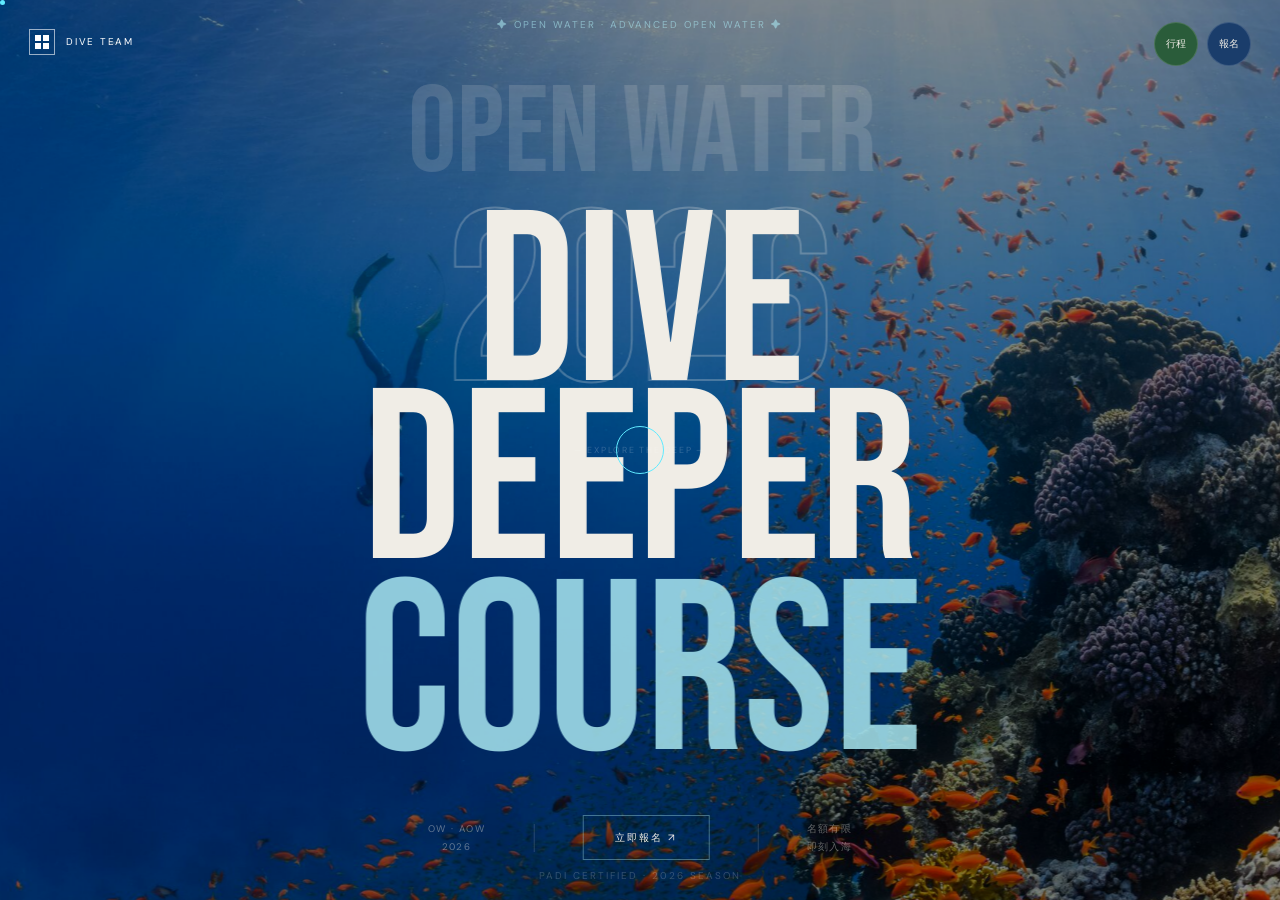
<file: index.html>
<!DOCTYPE html>
<html lang="zh-TW">
<head>
<meta charset="UTF-8">
<meta name="viewport" content="width=device-width, initial-scale=1.0">
<title>DIVE TEAM 2026 - Kinetic Reverse Leader</title>
<link rel="stylesheet" href="./css/cursor.css">
<link rel="stylesheet" href="./css/index.css">
</head>
<body>

<div id="cur"><div id="cur-ring"></div><div id="cur-dot"></div></div>
<div id="photo"></div>
<canvas id="geo"></canvas>

<div id="text-layer">
  <div class="word w-course"  data-word="COURSE" data-side="right"></div>
  <div class="word w-2026"    data-word="2026"   data-side="right"></div>
  <div class="word w-water"   data-word="WATER"  data-side="right"></div>

  <div class="word w-deeper"  data-word="DEEPER" data-side="left"></div>
  <div class="word w-dive"    data-word="DIVE"   data-side="left"></div>
  <div class="word w-open"    data-word="OPEN"   data-side="left"></div>

  <span class="micro m1">✦ Open Water · Advanced Open Water ✦</span>
  <span class="micro m2">— Explore The Deep —</span>
  <span class="micro m3">PADI Certified · 2026 Season</span>
</div>

<a href="#" class="start-btn" id="ui-start">
  <div class="start-icon"><span></span><span></span><span></span><span></span></div>
  DIVE TEAM
</a>
<div class="badges" id="ui-badges">
  <a href="./itinerary.html" class="badge b1">行程</a>
  <a href="./register.html" class="badge b2">報名</a>
  <!-- <a href="#" class="badge b3">關於<br>我們</a> -->
</div>
<div class="cta" id="ui-cta" style="opacity:1;">
  <div class="cta-date">OW · AOW<br>2026</div>
  <div class="cta-sep"></div>
  <a href="./register.html" class="cta-btn">立即報名 ↗</a>
  <div class="cta-sep"></div>
  <div class="cta-date">名額有限<br>即刻入海</div>
</div>

<script src="./js/cursor.js"></script>
<script src="./js/index.js"></script>
</body>
</html>
</file>
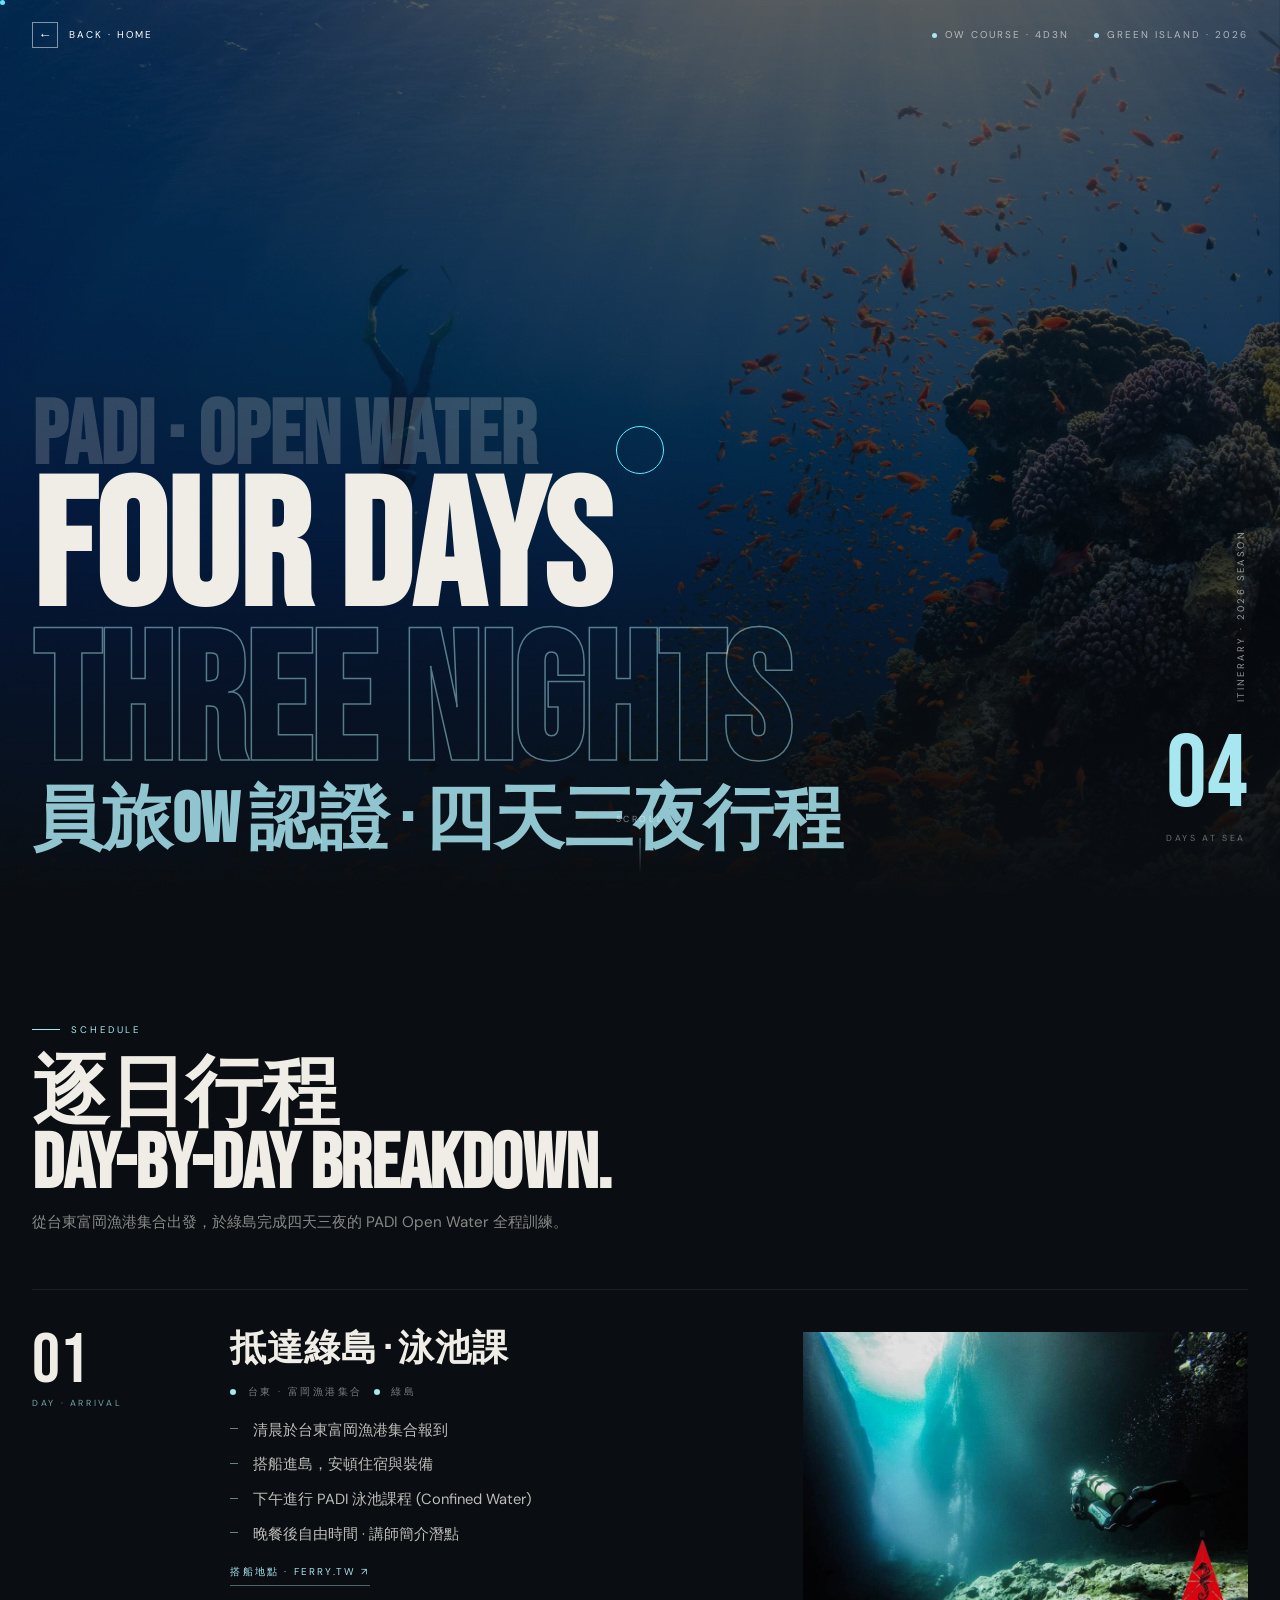
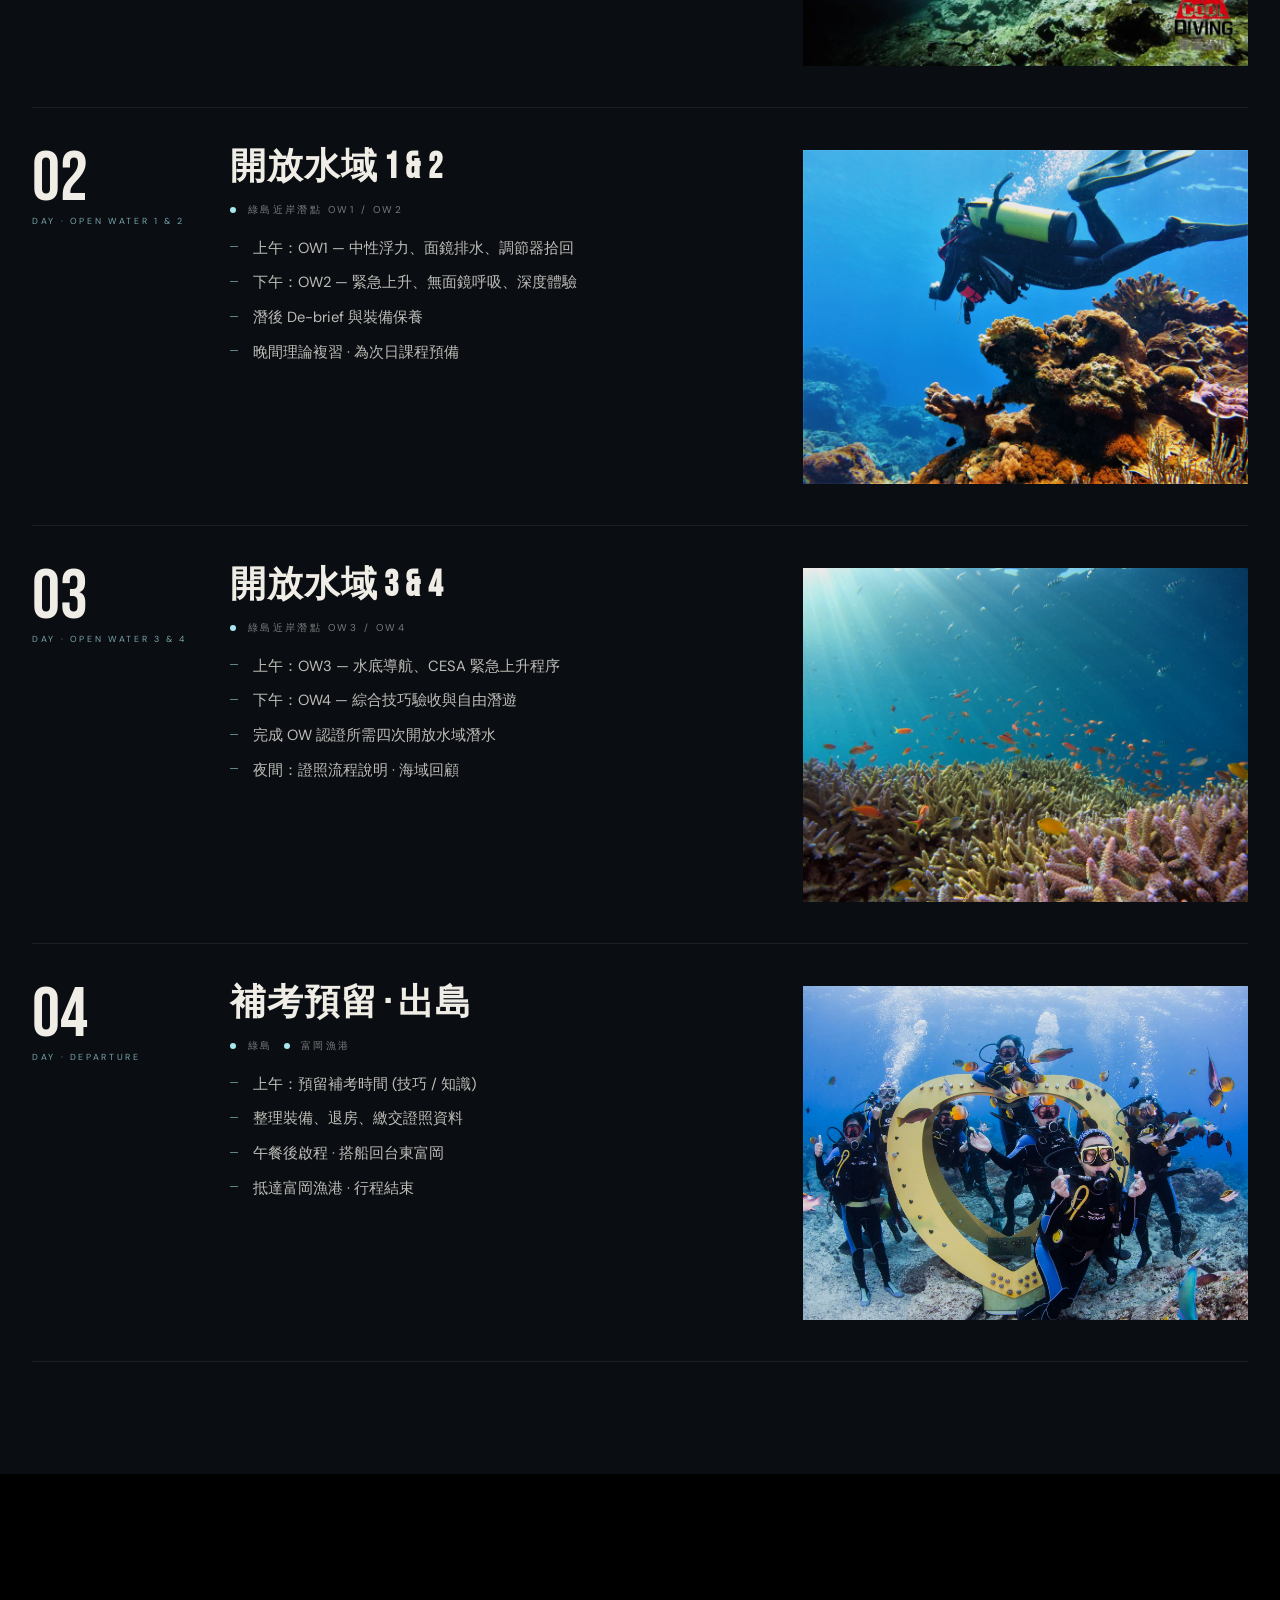
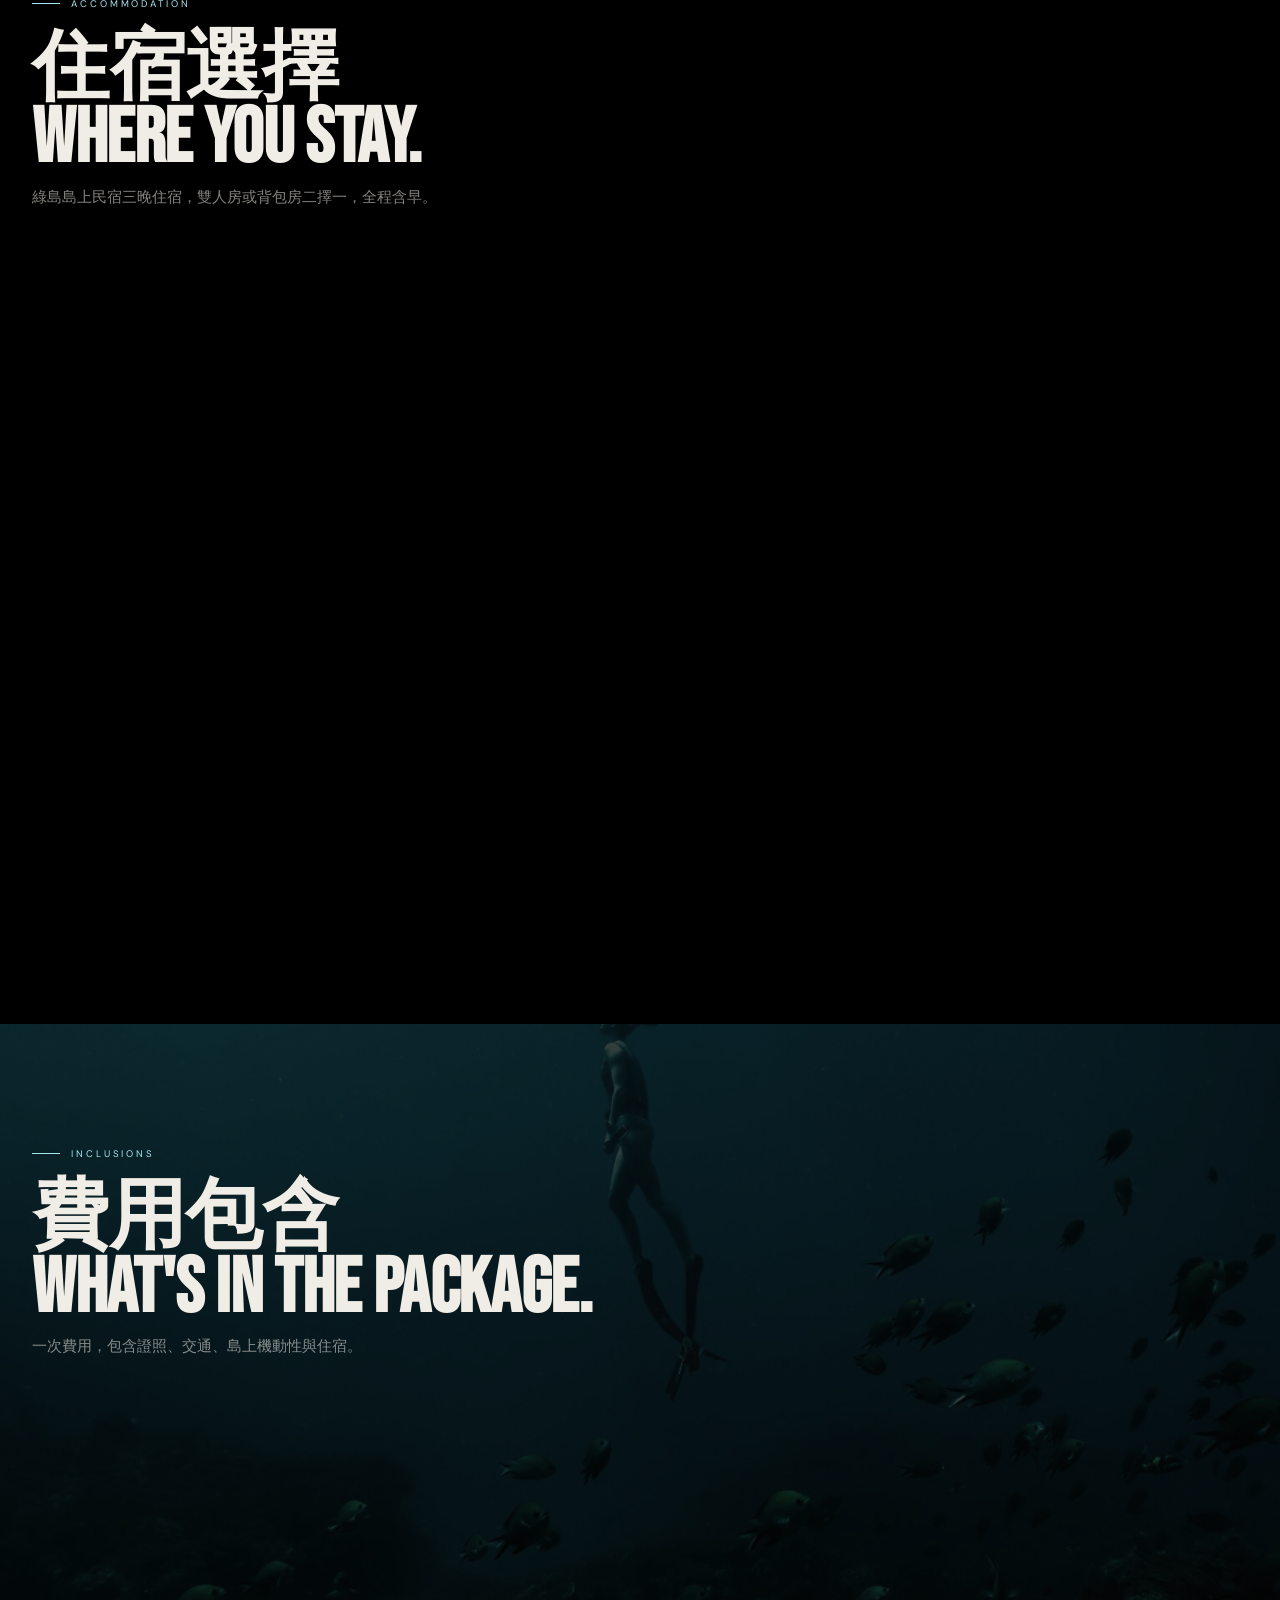
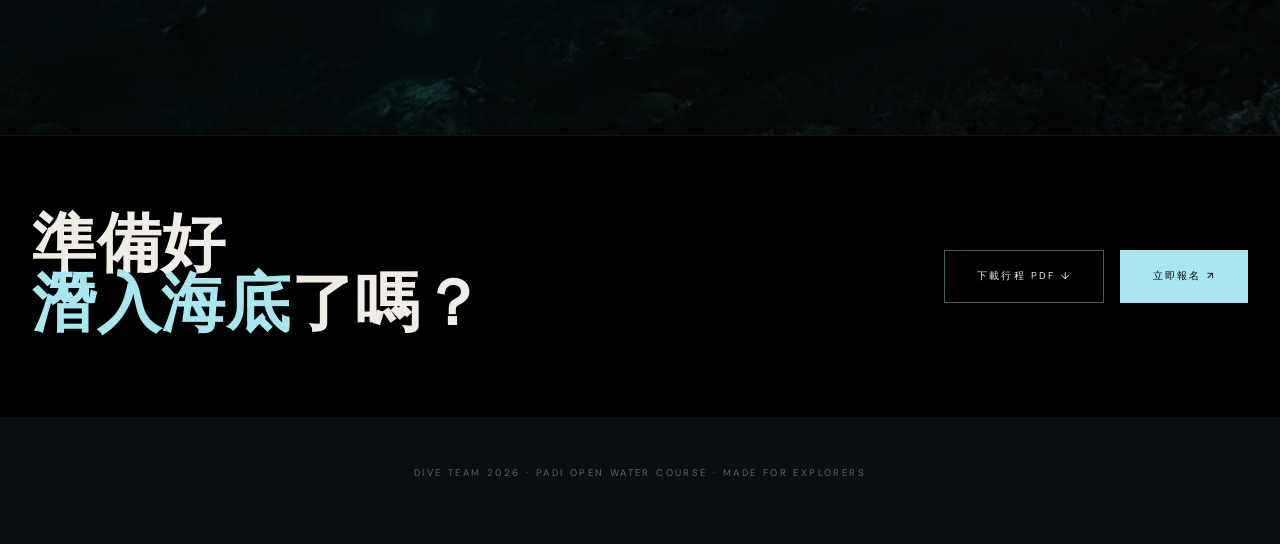
<file: itinerary-classic.html>
<!DOCTYPE html>
<html lang="zh-TW">
<head>
<meta charset="UTF-8">
<meta name="viewport" content="width=device-width, initial-scale=1.0">
<title>行程頁 · DIVE TEAM 2026 — OW 四天三夜</title>
<link rel="stylesheet" href="./css/cursor.css">
<link rel="stylesheet" href="./css/itinerary-classic.css">
</head>
<body>

<div id="cur"><div id="cur-ring"></div><div id="cur-dot"></div></div>

<header class="topbar">
  <a href="./index.html" class="back">
    <span class="ic">←</span>
    <span>Back · Home</span>
  </a>
  <div class="meta">
    <span><span class="dot"></span>OW Course · 4D3N</span>
    <span><span class="dot"></span>Green Island · 2026</span>
  </div>
</header>

<section class="hero">
  <div class="hero-bg" id="heroBg"></div>
  <div class="hero-grad"></div>
  <div class="hero-inner">
    <h1 class="hero-title">
      <div class="row1">PADI · Open Water</div>
      <div class="row2">FOUR DAYS</div>
      <div class="row3">THREE NIGHTS</div>
      <div class="row4">員旅OW 認證 · 四天三夜行程</div>
    </h1>
    <aside class="hero-side">
      <div class="hero-tag">Itinerary · 2026 Season</div>
      <div class="hero-num">04<small>Days at sea</small></div>
    </aside>
  </div>
  <div class="hero-scroll">Scroll</div>
</section>

<section>
  <div class="container">
    <span class="eyebrow">Schedule</span>
    <h2 class="section-title">逐日行程<br>Day-by-day breakdown.</h2>
    <p class="section-sub">從台東富岡漁港集合出發，於綠島完成四天三夜的 PADI Open Water 全程訓練。</p>

    <div class="days">

      <article class="day">
        <div class="day-num">
          <span class="d">01</span>
          <span class="label">Day · Arrival</span>
        </div>
        <div class="day-body">
          <h3>抵達綠島 · 泳池課</h3>
          <div class="where"><span class="pin"></span>台東 · 富岡漁港集合 <span class="pin"></span>綠島</div>
          <ul>
            <li>清晨於台東富岡漁港集合報到</li>
            <li>搭船進島，安頓住宿與裝備</li>
            <li>下午進行 PADI 泳池課程 (Confined Water)</li>
            <li>晚餐後自由時間 · 講師簡介潛點</li>
          </ul>
          <a class="link" href="https://ferry.tw/destination/taitung" target="_blank" rel="noopener">搭船地點 · ferry.tw ↗</a>
        </div>
        <figure class="day-media">
          <span class="tag">D1</span>
          <img src="./images/dive/d3.jpg" alt="抵達綠島 集合" loading="lazy">
        </figure>
      </article>

      <article class="day">
        <div class="day-num">
          <span class="d">02</span>
          <span class="label">Day · Open Water 1 & 2</span>
        </div>
        <div class="day-body">
          <h3>開放水域 1 & 2</h3>
          <div class="where"><span class="pin"></span>綠島近岸潛點 OW1 / OW2</div>
          <ul>
            <li>上午：OW1 — 中性浮力、面鏡排水、調節器拾回</li>
            <li>下午：OW2 — 緊急上升、無面鏡呼吸、深度體驗</li>
            <li>潛後 De-brief 與裝備保養</li>
            <li>晚間理論複習 · 為次日課程預備</li>
          </ul>
        </div>
        <figure class="day-media">
          <span class="tag">D2</span>
          <img src="./images/dive/d1.jpg" alt="開放水域訓練 OW1 OW2" loading="lazy">
        </figure>
      </article>

      <article class="day">
        <div class="day-num">
          <span class="d">03</span>
          <span class="label">Day · Open Water 3 & 4</span>
        </div>
        <div class="day-body">
          <h3>開放水域 3 & 4</h3>
          <div class="where"><span class="pin"></span>綠島近岸潛點 OW3 / OW4</div>
          <ul>
            <li>上午：OW3 — 水底導航、CESA 緊急上升程序</li>
            <li>下午：OW4 — 綜合技巧驗收與自由潛遊</li>
            <li>完成 OW 認證所需四次開放水域潛水</li>
            <li>夜間：證照流程說明 · 海域回顧</li>
          </ul>
        </div>
        <figure class="day-media">
          <span class="tag">D3</span>
          <img src="./images/dive/d7.jpg" alt="開放水域 OW3 OW4" loading="lazy">
        </figure>
      </article>

      <article class="day">
        <div class="day-num">
          <span class="d">04</span>
          <span class="label">Day · Departure</span>
        </div>
        <div class="day-body">
          <h3>補考預留 · 出島</h3>
          <div class="where"><span class="pin"></span>綠島 <span class="pin"></span>富岡漁港</div>
          <ul>
            <li>上午：預留補考時間 (技巧 / 知識)</li>
            <li>整理裝備、退房、繳交證照資料</li>
            <li>午餐後啟程 · 搭船回台東富岡</li>
            <li>抵達富岡漁港 · 行程結束</li>
          </ul>
        </div>
        <figure class="day-media">
          <span class="tag">D4</span>
          <img src="./images/dive/d6.jpg" alt="補考 出島" loading="lazy">
        </figure>
      </article>

    </div>
  </div>
</section>

<section class="stay-section">
  <div class="container">
    <span class="eyebrow">Accommodation</span>
    <h2 class="section-title">住宿選擇<br>Where you stay.</h2>
    <p class="section-sub">綠島島上民宿三晚住宿，雙人房或背包房二擇一，全程含早。</p>

    <div class="stay-grid">

      <article class="stay-card">
        <div class="stay-media">
          <span class="stay-kind">Option A · Backpacker</span>
          <img src="./images/stay/backpack1.jpg" alt="背包房" loading="lazy">
        </div>
        <div class="stay-body">
          <h3 class="stay-name">BACKPACKER ROOM</h3>
          <div class="stay-zh">背包房 · 多人共住一室，預算友善之選</div>
          <div class="stay-feat">
            <span>共用空間</span>
            <span>冷氣</span>
            <span>獨立衛浴</span>
            <span>三晚</span>
          </div>
          <div class="stay-price">
            <span class="cur">NT$</span>
            <span class="num">18,000</span>
            <span class="per">/ 每人</span>
          </div>
        </div>
      </article>

      <article class="stay-card">
        <div class="stay-media">
          <span class="stay-kind">Option B · Double</span>
          <img src="./images/stay/double1.jpg" alt="雙人房" loading="lazy">
        </div>
        <div class="stay-body">
          <h3 class="stay-name">DOUBLE ROOM</h3>
          <div class="stay-zh">雙人房 · 隱私獨立空間，舒適升級</div>
          <div class="stay-feat">
            <span>雙人床</span>
            <span>冷氣</span>
            <span>獨立衛浴</span>
            <span>三晚</span>
          </div>
          <div class="stay-price">
            <span class="cur">NT$</span>
            <span class="num">19,950</span>
            <span class="per">/ 每人</span>
          </div>
        </div>
      </article>

    </div>
  </div>
</section>

<section class="incl-section">
  <div class="incl-bg"></div>
  <div class="container">
    <span class="eyebrow">Inclusions</span>
    <h2 class="section-title">費用包含<br>What's in the package.</h2>
    <p class="section-sub">一次費用，包含證照、交通、島上機動性與住宿。</p>

    <div class="incl-grid">
      <div class="incl-item">
        <div class="ic">01</div>
        <h4>OW 證照</h4>
        <p>PADI Open Water Diver 全套課程教材、教練費、潛水裝備與認證費用。</p>
      </div>
      <div class="incl-item">
        <div class="ic">02</div>
        <h4>來回船票</h4>
        <p>富岡漁港 ⇄ 綠島南寮漁港 來回客船船票，依出航狀況彈性調整。</p>
      </div>
      <div class="incl-item">
        <div class="ic">03</div>
        <h4>島上機車</h4>
        <p>三天兩夜島上機車租借，課程通勤與自由探島皆方便。</p>
      </div>
      <div class="incl-item">
        <div class="ic">04</div>
        <h4>三晚住宿</h4>
        <p>於合法民宿入住三晚，可選雙人房或背包房，住宿含早。</p>
      </div>
    </div>
  </div>
</section>

<section class="cta-strip">
  <div class="container">
    <h2>準備好<br><em>潛入海底</em>了嗎？</h2>
    <div class="cta-actions">
      <a href="#" class="btn">下載行程 PDF ↓</a>
      <a href="#" class="btn primary">立即報名 ↗</a>
    </div>
  </div>
</section>

<footer>
  DIVE TEAM 2026 · PADI Open Water Course · Made for explorers
</footer>

<script src="./js/cursor.js"></script>
<script src="./js/itinerary-classic.js"></script>
</body>
</html>
</file>
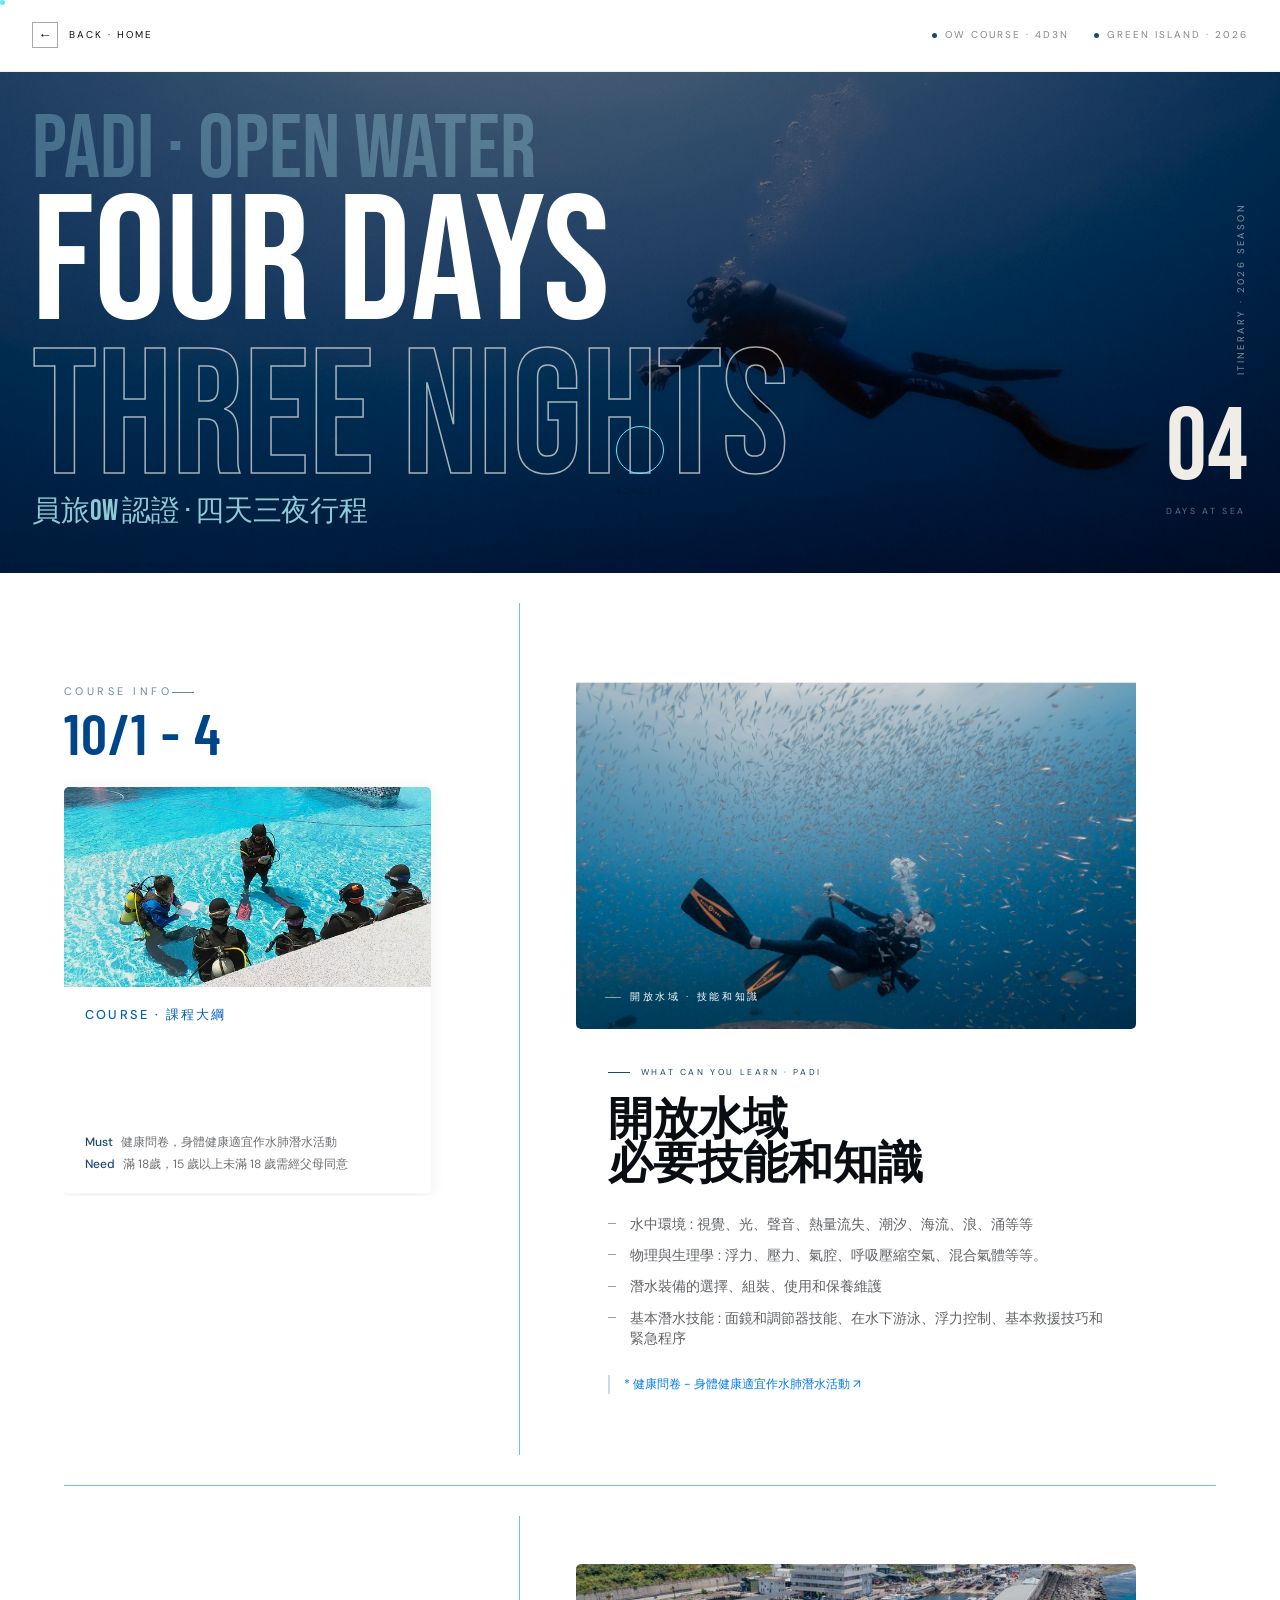
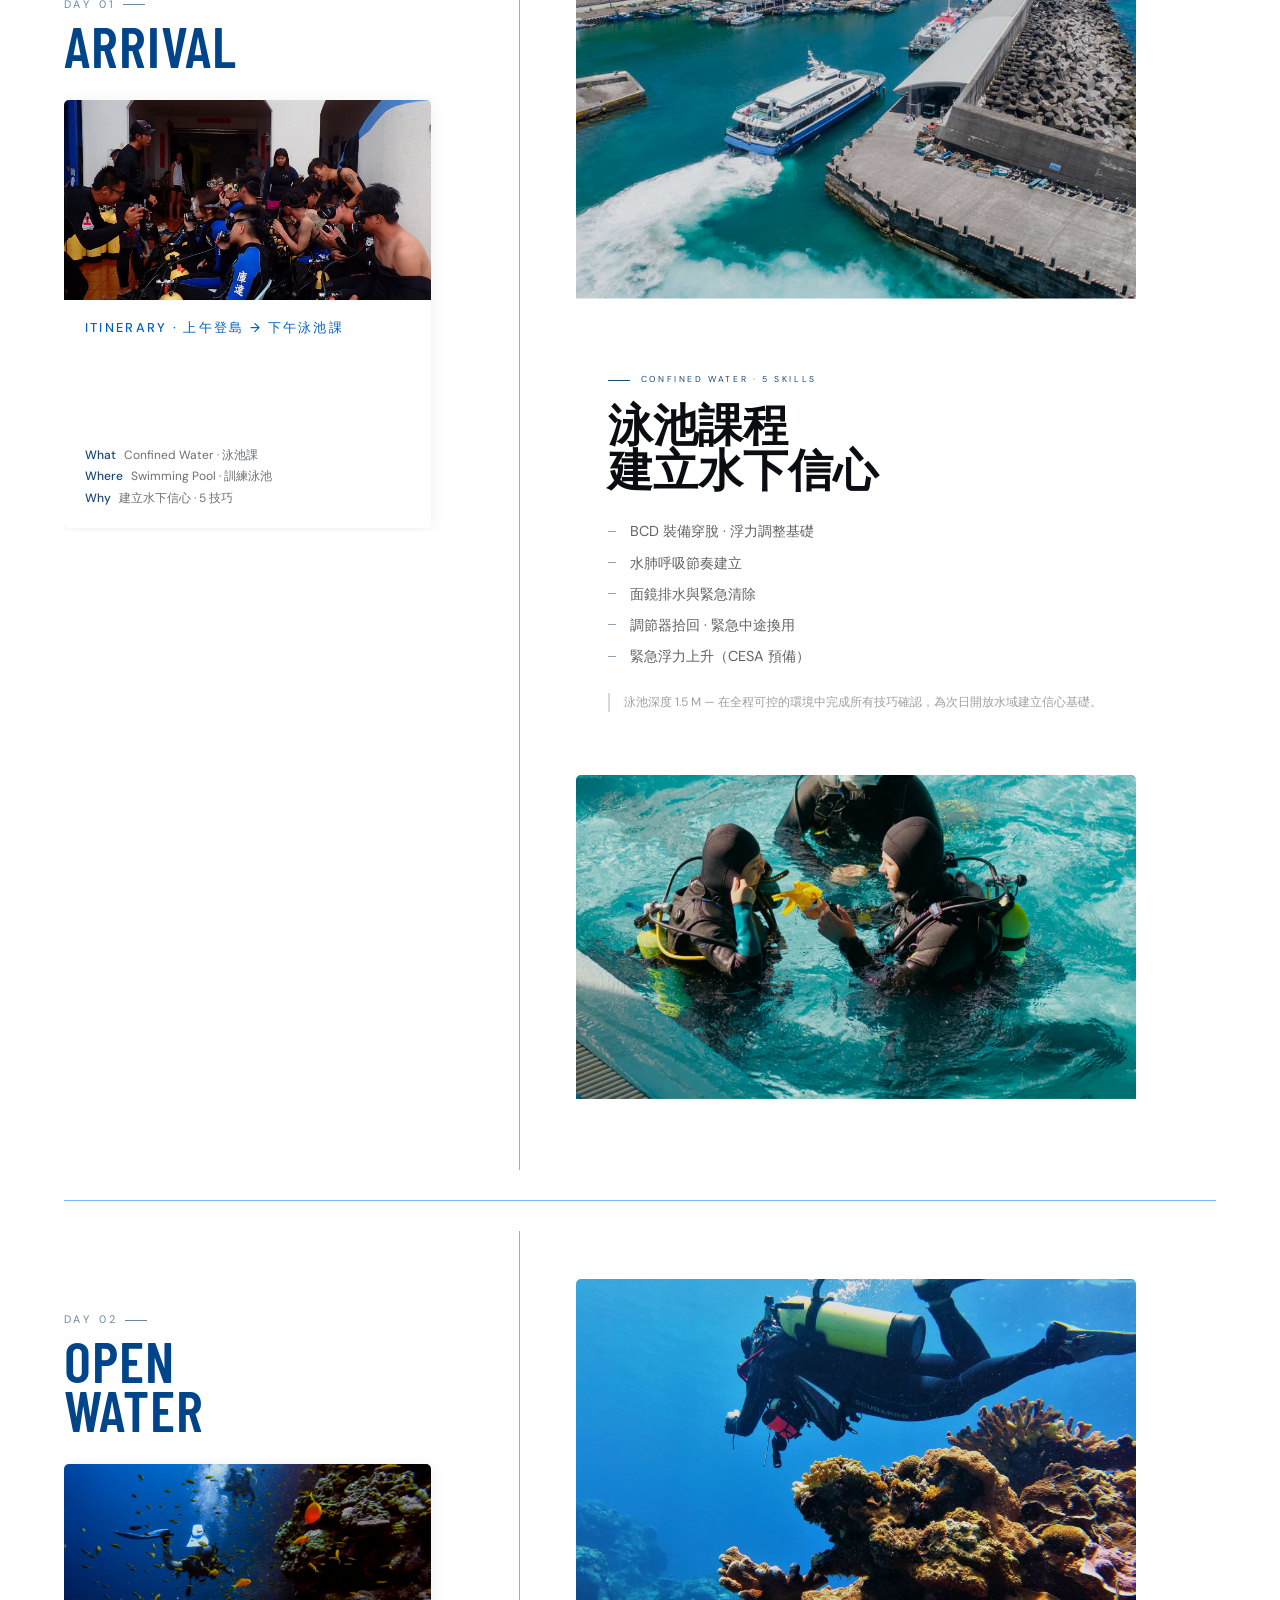
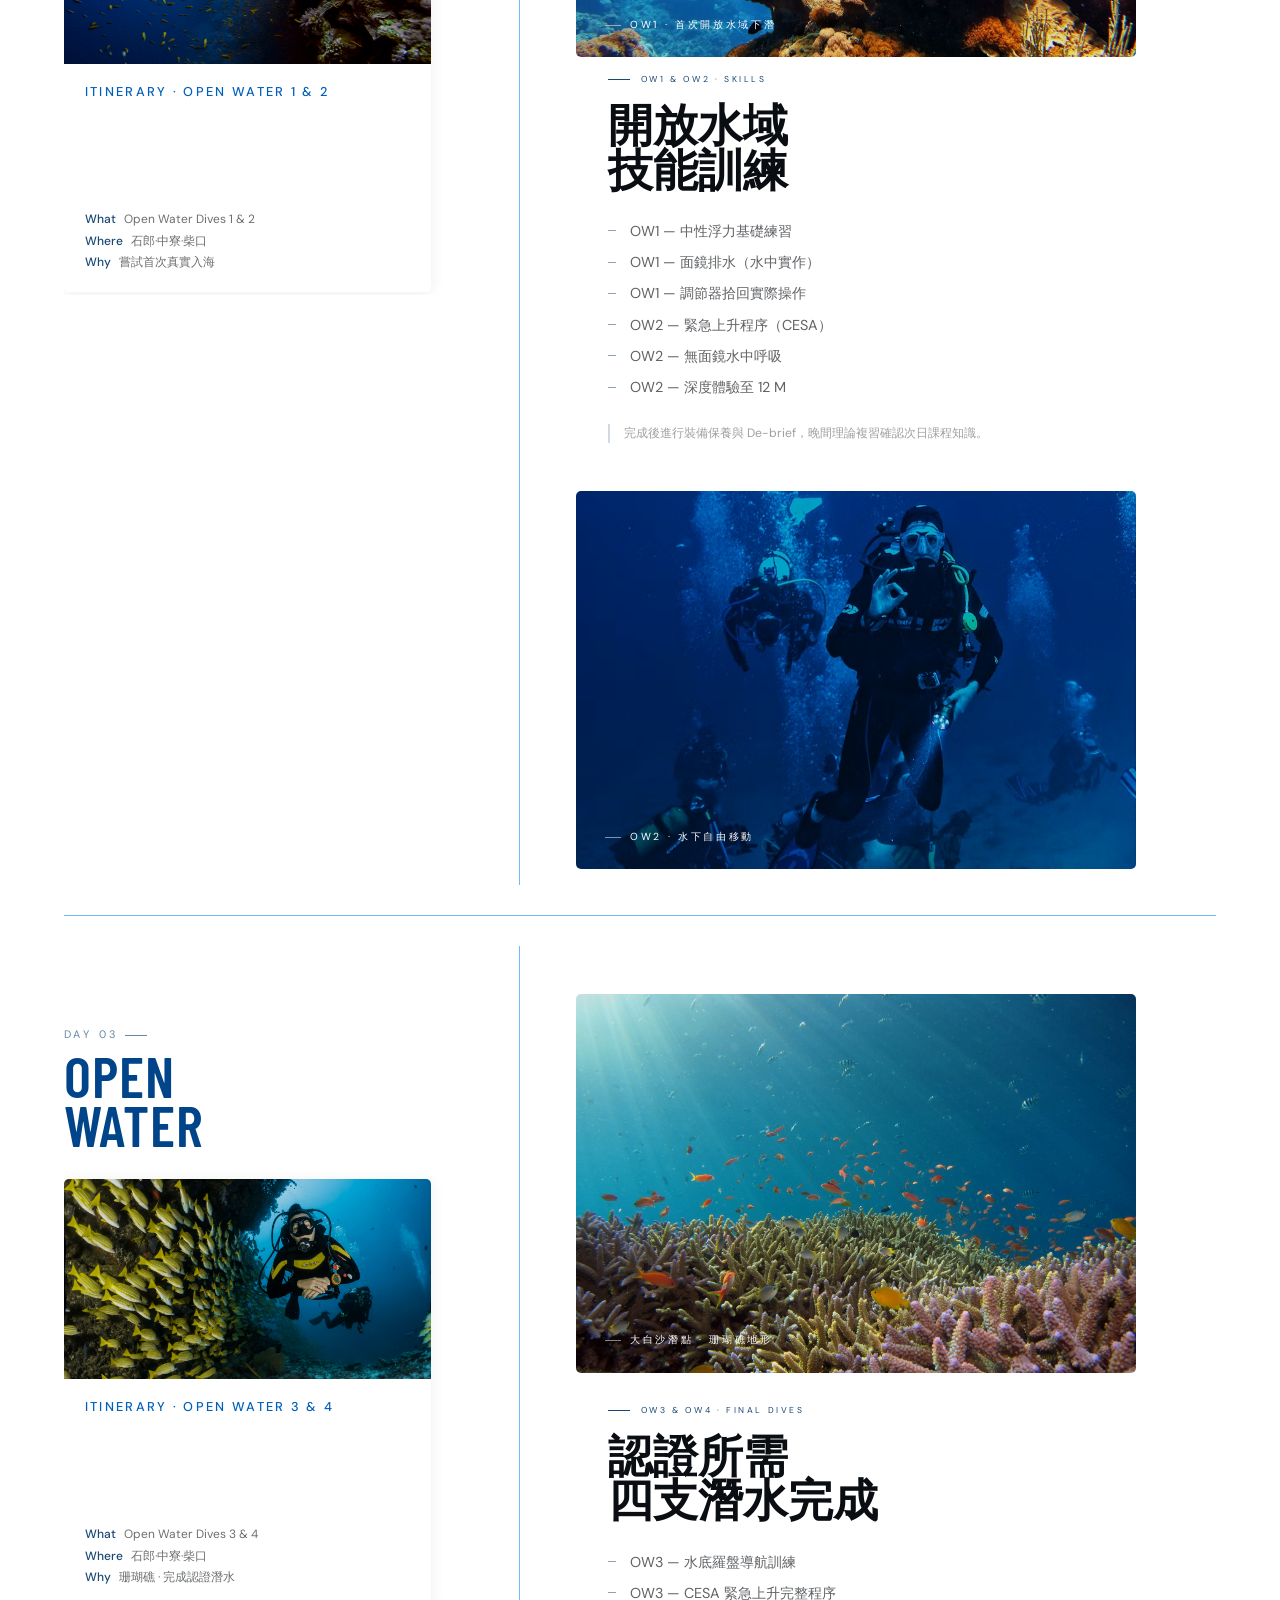
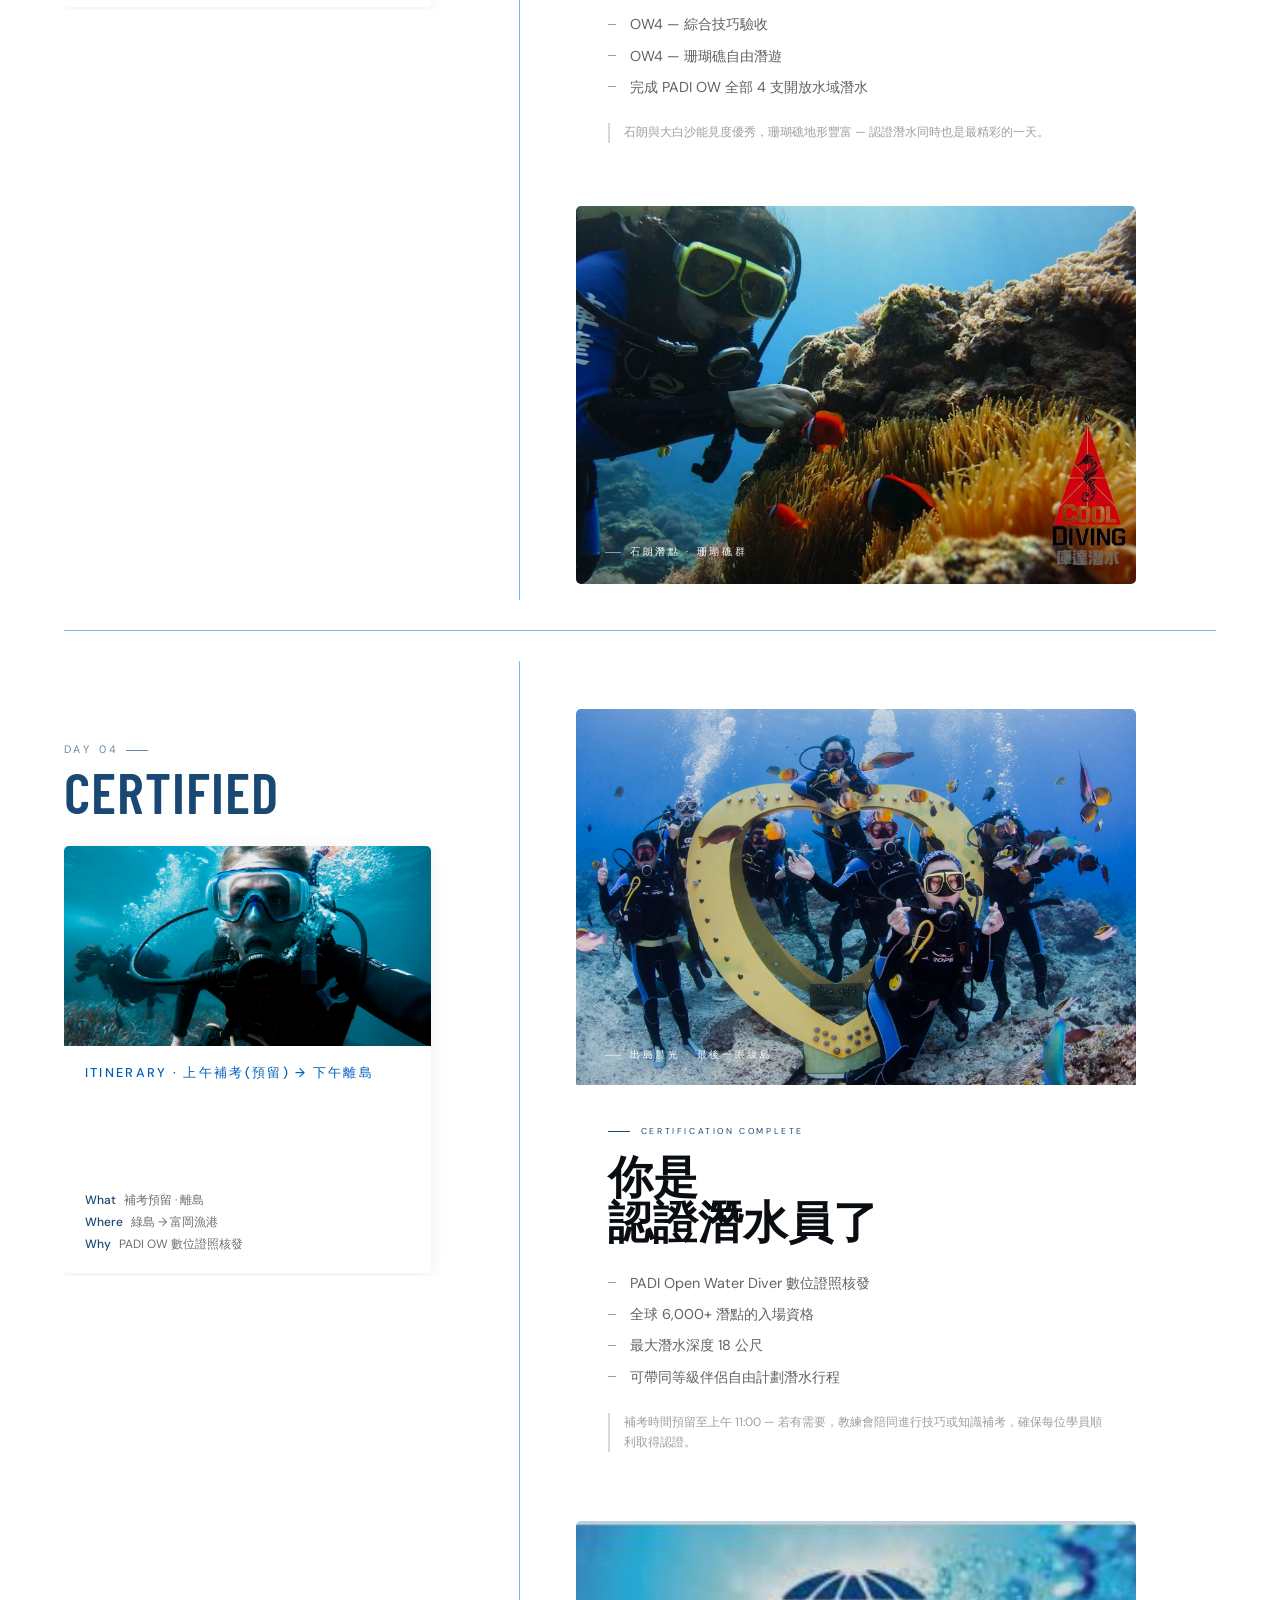
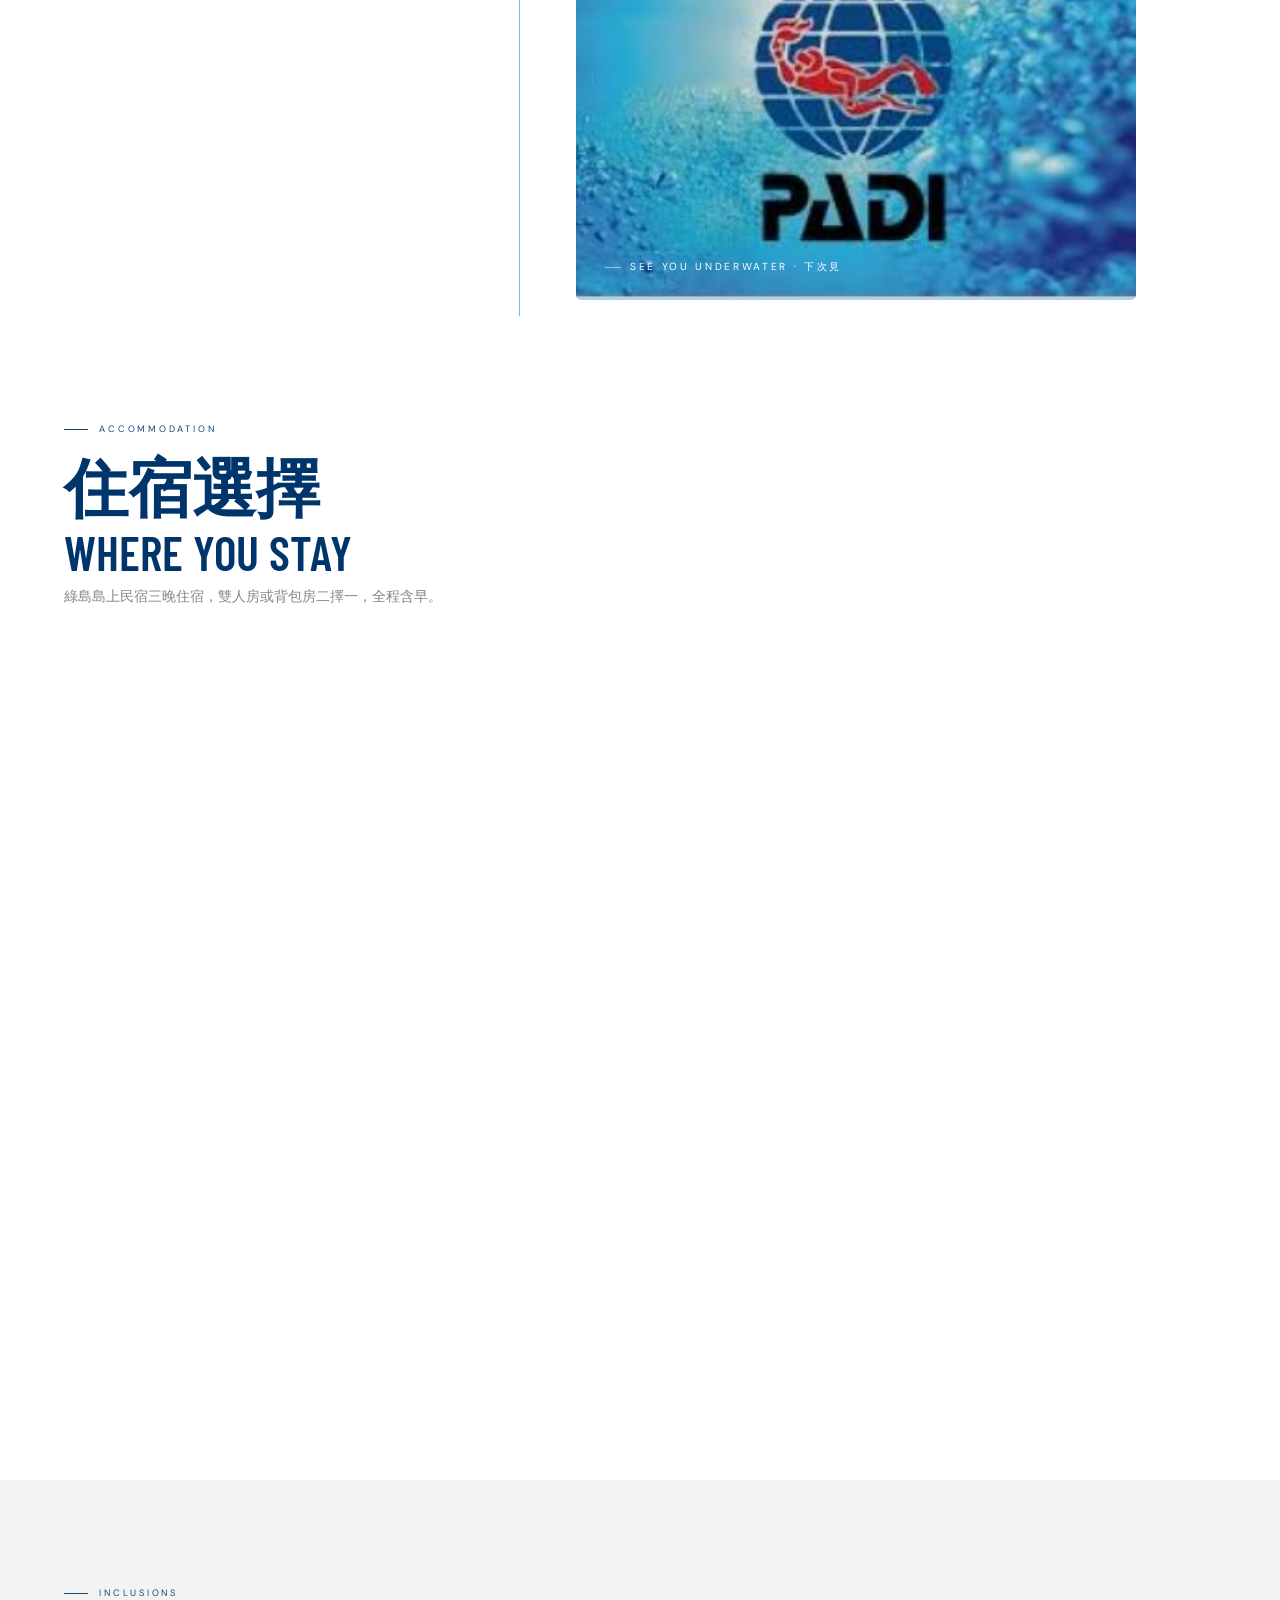
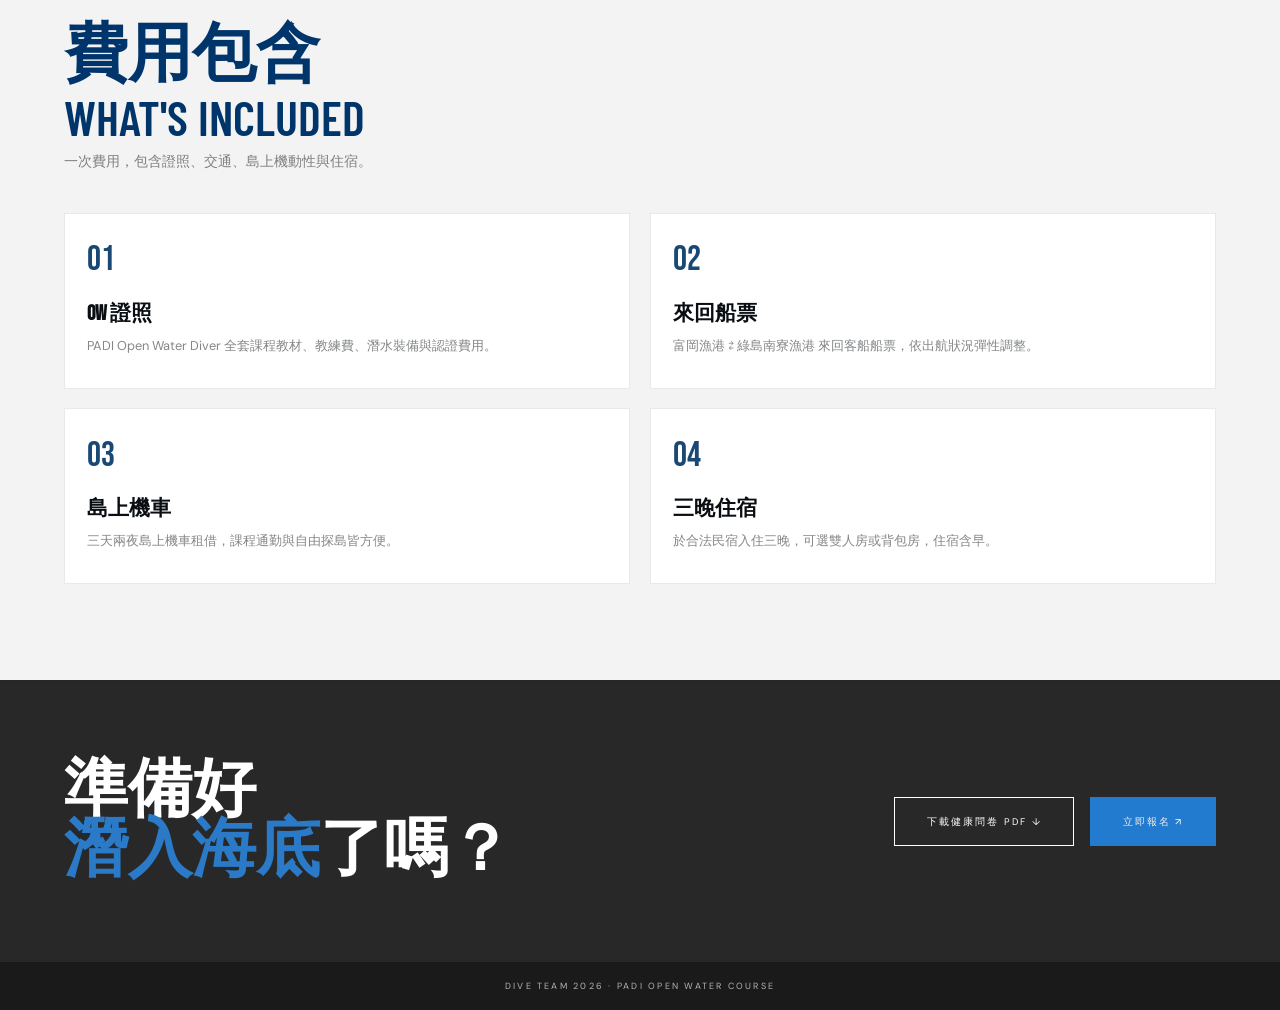
<file: itinerary-slider.html>
<!DOCTYPE html>
<html lang="zh-TW">
<head>
<meta charset="UTF-8">
<meta name="viewport" content="width=device-width, initial-scale=1.0">
<title>行程頁 · DIVE TEAM 2026 — OW 四天三夜</title>
<link rel="preconnect" href="https://fonts.googleapis.com">
<link rel="preconnect" href="https://fonts.gstatic.com" crossorigin>
<link href="https://fonts.googleapis.com/css2?family=Barlow+Condensed:ital,wght@0,100;0,200;0,300;0,400;0,500;0,600;0,700;0,800;0,900;1,100;1,200;1,300;1,400;1,500;1,600;1,700;1,800;1,900&family=Inter:ital,opsz,wght@0,14..32,100..900;1,14..32,100..900&family=Noto+Sans+TC:wght@100..900&family=Oswald:wght@200..700&display=swap" rel="stylesheet">
<link rel="stylesheet" href="./css/cursor.css">
<link rel="stylesheet" href="./css/itinerary-slider.css">
</head>
<body>

<div id="cur"><div id="cur-ring"></div><div id="cur-dot"></div></div>

<header class="topbar">
  <a href="./index.html" class="back">
    <span class="ic">←</span>
    <span>Back · Home</span>
  </a>
  <div class="meta">
    <span><span class="dot"></span>OW Course · 4D3N</span>
    <span><span class="dot"></span>Green Island · 2026</span>
  </div>
</header>

<section class="hero">
  <div class="hero-bg" id="heroBg"></div>
  <div class="hero-grad"></div>
  <div class="hero-inner">
    <h1 class="hero-title">
      <div class="row1">PADI · Open Water</div>
      <div class="row2">FOUR DAYS</div>
      <div class="row3">THREE NIGHTS</div>
      <div class="row4">員旅OW 認證 · 四天三夜行程</div>
    </h1>
    
    <aside class="hero-side">
      <div class="hero-tag">Itinerary · 2026 Season</div>
      <div class="hero-num">04<small>Days at sea</small></div>
    </aside>
  </div>
  <div class="hero-scroll">Scroll</div>
</section>

<div class="story-wrap">
    <!-- ── DAY 00 ── -->
  <div class="story-section" data-day="00">
    <div class="story-left">
      <!-- Large editorial text -->
      <div class="sl-text">
        <div class="sl-eyebrow">Course Info</div>
        <div class="sl-title">10/1 - 4</div>
      </div>
      <!-- Decorative bg numeral -->
      <!-- <div class="sl-deco" aria-hidden="true">01</div> -->
      <!-- Small info card -->
      <div class="sl-card">
        <div class="sl-card-img">
          <img src="./images/dive/info.avif" alt="courseinfo">
        </div>
        <div class="sl-card-body">
          <p class="sl-card-name">Course · 課程大綱</p>
          <!-- <div class="sl-card-dots">
            <span class="dot active"></span>
            <span class="dot"></span>
            <span class="dot"></span>
            <span class="dot"></span>
          </div> -->
          <div class="sl-card-meta">
            <div class="slcm-row"><b>Must</b> 健康問卷，身體健康適宜作水肺潛水活動</div>
            <div class="slcm-row"><b>Need</b> 滿 18歲，15 歲以上未滿 18 歲需經父母同意</div>
            <!-- <div class="slcm-row"><b>Why</b> 建立水下信心 · 5 技巧</div> -->
          </div>
        </div>
      </div>
    </div>

    <div class="story-right">
      <div class="story-panel photo-panel">
        <img src="./images/dive/course1.jpg" alt="課程大綱">
        <div class="photo-caption">開放水域 · 技能和知識</div>
      </div>
      <div class="story-panel info-panel">
        <div class="info-inner">
          <div class="info-eyebrow">What can you learn · PADI</div>
          <h3 class="info-heading">開放水域<br>必要技能和知識</h3>
          <ul class="info-list">
            <li>水中環境 : 視覺、光、聲音、熱量流失、潮汐、海流、浪、涌等等</li>
            <li>物理與生理學 : 浮力、壓力、氣腔、呼吸壓縮空氣、混合氣體等等。</li>
            <li>潛水裝備的選擇、組裝、使用和保養維護</li>
            <li>基本潛水技能 : 面鏡和調節器技能、在水下游泳、浮力控制、基本救援技巧和緊急程序</li>
           
          </ul>
          <a href="https://portal.tdisdi.com/upload-files/sandp/currentYear/TDI/part%204/pdf/individual/TDI_Forms_12_Medical_Questionnaire-zh_tw.pdf" target="_blank" class="">
          <p class="info-note" style="color: rgb(0 120 240);">* 健康問卷 - 身體健康適宜作水肺潛水活動 ↗ </p>
        </a>
        </div>
      </div>
      <!-- <div class="story-panel photo-panel">
        <img src="./images/dive/pool1.jpg" alt="裝備整備">
        <div class="photo-caption">裝備整備 · 課前確認</div>
      </div> -->
    </div>
  </div>

 
  
  <!-- ── DAY 01 ── -->
  <div class="story-section" data-day="01">
    <div class="story-left">
      <!-- Large editorial text -->
      <div class="sl-text">
        <div class="sl-eyebrow">Day 01 </div>
        <div class="sl-title">ARRIVAL</div>
      </div>
      <!-- Decorative bg numeral -->
      <!-- <div class="sl-deco" aria-hidden="true">01</div> -->
      <!-- Small info card -->
      <div class="sl-card">
        <div class="sl-card-img">
          <img src="./images/dive/d4.jpg" alt="Day 01">
        </div>
        <div class="sl-card-body">
          <p class="sl-card-name">Itinerary  · 上午登島 → 下午泳池課</p>
          <!-- <div class="sl-card-dots">
            <span class="dot active"></span>
            <span class="dot"></span>
            <span class="dot"></span>
            <span class="dot"></span>
          </div> -->
          <div class="sl-card-meta">
            <div class="slcm-row"><b>What</b> Confined Water · 泳池課</div>
            <div class="slcm-row"><b>Where</b> Swimming Pool · 訓練泳池</div>
            <div class="slcm-row"><b>Why</b> 建立水下信心 · 5 技巧</div>
          </div>
        </div>
      </div>
    </div>

    <div class="story-right">
      <div class="story-panel photo-panel">
        <img src="./images/dive/boat.jpg" alt="抵達綠島">
        <div class="photo-caption">南寮漁港 · 綠島入島</div>
      </div>
      <div class="story-panel info-panel">
        <div class="info-inner">
          <div class="info-eyebrow">Confined Water · 5 Skills</div>
          <h3 class="info-heading">泳池課程<br>建立水下信心</h3>
          <ul class="info-list">
            <li>BCD 裝備穿脫 · 浮力調整基礎</li>
            <li>水肺呼吸節奏建立</li>
            <li>面鏡排水與緊急清除</li>
            <li>調節器拾回 · 緊急中途換用</li>
            <li>緊急浮力上升（CESA 預備）</li>
          </ul>
          <p class="info-note">泳池深度 1.5 M — 在全程可控的環境中完成所有技巧確認，為次日開放水域建立信心基礎。</p>
        </div>
      </div>
      <div class="story-panel photo-panel">
        <img src="./images/dive/pool1.jpg" alt="裝備整備">
        <div class="photo-caption">裝備整備 · 課前確認</div>
      </div>
    </div>
  </div>

  <!-- ── DAY 02 ── -->
  <div class="story-section" data-day="02">
    <div class="story-left">
      <div class="sl-text">
        <div class="sl-eyebrow">Day 02 </div>
        <h2 class="sl-title">OPEN<br>WATER</h2>
      </div>
      <!-- <div class="sl-deco" aria-hidden="true">02</div> -->
      <div class="sl-card">
        <div class="sl-card-img">
          <img src="./images/dive/d9.jpg" alt="Day 02">
        </div>
        <div class="sl-card-body">
          <p class="sl-card-name">Itinerary · Open Water 1 & 2</p>
          <!-- <div class="sl-card-dots">
            <span class="dot active"></span>
            <span class="dot active"></span>
            <span class="dot"></span>
            <span class="dot"></span>
          </div> -->
          <div class="sl-card-meta">
            <div class="slcm-row"><b>What</b> Open Water Dives 1 &amp; 2</div>
            <div class="slcm-row"><b>Where</b> 石郎·中寮·柴口 </div>
            <div class="slcm-row"><b>Why</b> 嘗試首次真實入海</div>
          </div>
        </div>
      </div>
    </div>

    <div class="story-right">
      <div class="story-panel photo-panel">
        <img src="./images/dive/d1.jpg" alt="OW1 下水">
        <div class="photo-caption">OW1 · 首次開放水域下潛</div>
      </div>
      <div class="story-panel info-panel">
        <div class="info-inner">
          <div class="info-eyebrow">OW1 &amp; OW2 · Skills</div>
          <h3 class="info-heading">開放水域<br>技能訓練</h3>
          <ul class="info-list">
            <li>OW1 — 中性浮力基礎練習</li>
            <li>OW1 — 面鏡排水（水中實作）</li>
            <li>OW1 — 調節器拾回實際操作</li>
            <li>OW2 — 緊急上升程序（CESA）</li>
            <li>OW2 — 無面鏡水中呼吸</li>
            <li>OW2 — 深度體驗至 12 M</li>
          </ul>
          <p class="info-note">完成後進行裝備保養與 De-brief，晚間理論複習確認次日課程知識。</p>
        </div>
      </div>
      <div class="story-panel photo-panel">
        <img src="./images/dive/d2.avif" alt="OW2 水下">
        <div class="photo-caption">OW2 · 水下自由移動</div>
      </div>
    </div>
  </div>

  <!-- ── DAY 03 ── -->
  <div class="story-section" data-day="03">
    <div class="story-left">
      <div class="sl-text">
        <div class="sl-eyebrow">Day 03 </div>
        <h2 class="sl-title">OPEN<br>WATER</h2>
      </div>
      <!-- <div class="sl-deco" aria-hidden="true">03</div> -->
      <div class="sl-card">
        <div class="sl-card-img">
          <img src="./images/dive/d11.jpg" alt="Day 03">
        </div>
        <div class="sl-card-body">
          <p class="sl-card-name">Itinerary · Open Water 3 &amp; 4</p>
          <!-- <div class="sl-card-dots">
            <span class="dot active"></span>
            <span class="dot active"></span>
            <span class="dot active"></span>
            <span class="dot"></span>
          </div> -->
          <div class="sl-card-meta">
            <div class="slcm-row"><b>What</b> Open Water Dives 3 &amp; 4</div>
            <div class="slcm-row"><b>Where</b> 石郎·中寮·柴口</div>
            <div class="slcm-row"><b>Why</b> 珊瑚礁 · 完成認證潛水</div>
          </div>
        </div>
      </div>
    </div>

    <div class="story-right">
      <div class="story-panel photo-panel">
        <img src="./images/dive/d7.jpg" alt="OW3 水底導航">
        <div class="photo-caption">大白沙潛點 · 珊瑚礁地形</div>
      </div>
      <div class="story-panel info-panel">
        <div class="info-inner">
          <div class="info-eyebrow">OW3 &amp; OW4 · Final Dives</div>
          <h3 class="info-heading">認證所需<br>四支潛水完成</h3>
          <ul class="info-list">
            <li>OW3 — 水底羅盤導航訓練</li>
            <li>OW3 — CESA 緊急上升完整程序</li>
            <li>OW4 — 綜合技巧驗收</li>
            <li>OW4 — 珊瑚礁自由潛遊</li>
            <li>完成 PADI OW 全部 4 支開放水域潛水</li>
          </ul>
          <p class="info-note">石朗與大白沙能見度優秀，珊瑚礁地形豐富 — 認證潛水同時也是最精彩的一天。</p>
        </div>
      </div>
      <div class="story-panel photo-panel">
        <img src="./images/dive/d8.jpg" alt="珊瑚礁">
        <div class="photo-caption">石朗潛點 · 珊瑚礁群</div>
      </div>
    </div>
  </div>

  <!-- ── DAY 04 ── -->
  <div class="story-section" data-day="04">
    <div class="story-left">
      <div class="sl-text">
        <div class="sl-eyebrow">Day 04 </div>
        <h2 class="sl-title sl-title--accent">CERTIFIED</h2>
      </div>
      <!-- <div class="sl-deco" aria-hidden="true">04</div> -->
      <div class="sl-card">
        <div class="sl-card-img">
          <img src="./images/dive/d12.jpg" alt="Day 04">
        </div>
        <div class="sl-card-body">
          <p class="sl-card-name">Itinerary · 上午補考(預留) → 下午離島</p>
          <!-- <div class="sl-card-dots">
            <span class="dot active"></span>
            <span class="dot active"></span>
            <span class="dot active"></span>
            <span class="dot active"></span>
          </div> -->
          <div class="sl-card-meta">
            <div class="slcm-row"><b>What</b> 補考預留 · 離島</div>
            <div class="slcm-row"><b>Where</b> 綠島 → 富岡漁港</div>
            <div class="slcm-row"><b>Why</b> PADI OW 數位證照核發</div>
          </div>
        </div>
      </div>
    </div>

    <div class="story-right">
      <div class="story-panel photo-panel">
        <img src="./images/dive/d6.jpg" alt="出島">
        <div class="photo-caption">出島晨光 · 最後一眼綠島</div>
      </div>
      <div class="story-panel info-panel">
        <div class="info-inner">
          <div class="info-eyebrow">Certification Complete</div>
          <h3 class="info-heading">你是<br>認證潛水員了</h3>
          <ul class="info-list">
            <li>PADI Open Water Diver 數位證照核發</li>
            <li>全球 6,000+ 潛點的入場資格</li>
            <li>最大潛水深度 18 公尺</li>
            <li>可帶同等級伴侶自由計劃潛水行程</li>
          </ul>
          <p class="info-note">補考時間預留至上午 11:00 — 若有需要，教練會陪同進行技巧或知識補考，確保每位學員順利取得認證。</p>
        </div>
      </div>
      <div class="story-panel photo-panel">
        <img src="./images/dive/d10.jpg" alt="認證">
        <div class="photo-caption">See You Underwater · 下次見</div>
      </div>
    </div>
  </div>

</div><!-- /story-wrap -->

<section class="stay-section">
  <div class="section-inner">
    <span class="eyebrow">Accommodation</span>
    <h2 class="section-title">住宿選擇<br><span style="letter-spacing: 0px;font-size: 3rem;font-weight: 600;">WHERE YOU STAY</span></h2>
    <p class="section-sub">綠島島上民宿三晚住宿，雙人房或背包房二擇一，全程含早。</p>
    <div class="stay-grid">
      <article class="stay-card">
        <div class="stay-media"><span class="stay-kind">Option A · Backpacker</span><img src="./images/stay/backpack1.jpg" alt="背包房" loading="lazy"></div>
        <div class="stay-body">
          <h3 class="stay-name">BACKPACKER ROOM</h3>
          <div class="stay-zh">背包房 · 多人共住一室，預算友善之選</div>
          <div class="stay-feat"><span>共用空間</span><span>冷氣</span><span>獨立衛浴</span><span>三晚</span></div>
          <div class="stay-price"><span class="cur">NT$</span><span class="num">18,000</span><span class="per">/ 每人</span></div>
        </div>
      </article>
      <article class="stay-card">
        <div class="stay-media"><span class="stay-kind">Option B · Double</span><img src="./images/stay/double1.avif" alt="雙人房" loading="lazy"></div>
        <div class="stay-body">
          <h3 class="stay-name">DOUBLE ROOM</h3>
          <div class="stay-zh">雙人房 · 隱私獨立空間，舒適升級</div>
          <div class="stay-feat"><span>雙人床</span><span>冷氣</span><span>獨立衛浴</span><span>三晚</span></div>
          <div class="stay-price"><span class="cur">NT$</span><span class="num">19,950</span><span class="per">/ 每人</span></div>
        </div>
      </article>
    </div>
  </div>
</section>

<section class="incl-section">
  <div class="incl-bg"></div>
  <div class="section-inner">
    <span class="eyebrow">Inclusions</span>
    <h2 class="section-title">費用包含<br><span style="letter-spacing: 0px;font-size: 3rem;font-weight: 600;">WHAT'S INCLUDED</span></h2>
    <p class="section-sub">一次費用，包含證照、交通、島上機動性與住宿。</p>
    <div class="incl-grid">
      <div class="incl-item"><div class="ic">01</div><h4>OW 證照</h4><p>PADI Open Water Diver 全套課程教材、教練費、潛水裝備與認證費用。</p></div>
      <div class="incl-item"><div class="ic">02</div><h4>來回船票</h4><p>富岡漁港 ⇄ 綠島南寮漁港 來回客船船票，依出航狀況彈性調整。</p></div>
      <div class="incl-item"><div class="ic">03</div><h4>島上機車</h4><p>三天兩夜島上機車租借，課程通勤與自由探島皆方便。</p></div>
      <div class="incl-item"><div class="ic">04</div><h4>三晚住宿</h4><p>於合法民宿入住三晚，可選雙人房或背包房，住宿含早。</p></div>
    </div>
  </div>
</section>

<section class="cta-strip">
  <div class="section-inner">
    <h2>準備好<br><em>潛入海底</em>了嗎？</h2>
    <div class="cta-actions">
      <a href="https://portal.tdisdi.com/upload-files/sandp/currentYear/TDI/part%204/pdf/individual/TDI_Forms_12_Medical_Questionnaire-zh_tw.pdf" target="_blank" class="btn">下載健康問卷 PDF ↓</a>
      <a href="./register.html"class="btn primary">立即報名 ↗</a>
    </div>
  </div>
</section>

<footer>DIVE TEAM 2026 · PADI Open Water Course </footer>

<script src="./js/cursor.js"></script>
<script src="./js/itinerary-slider.js"></script>
</body>
</html>
</file>
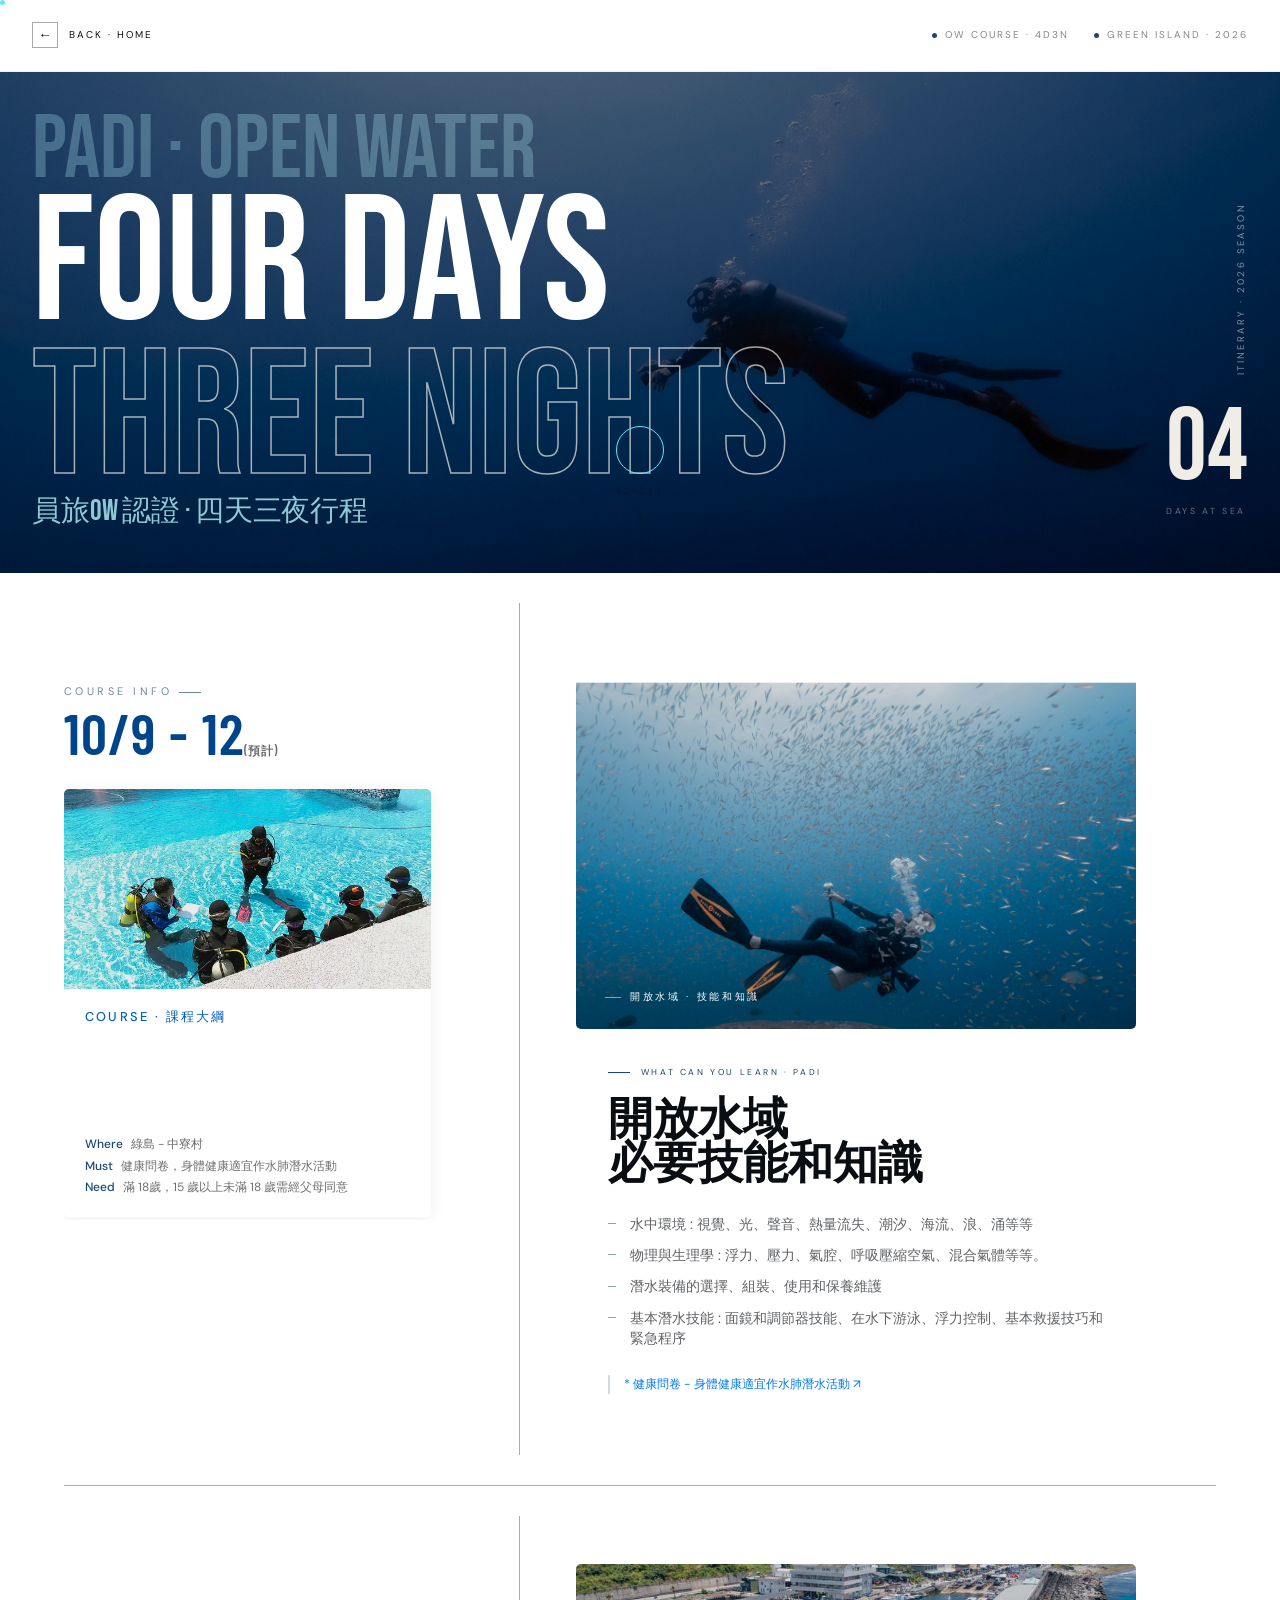
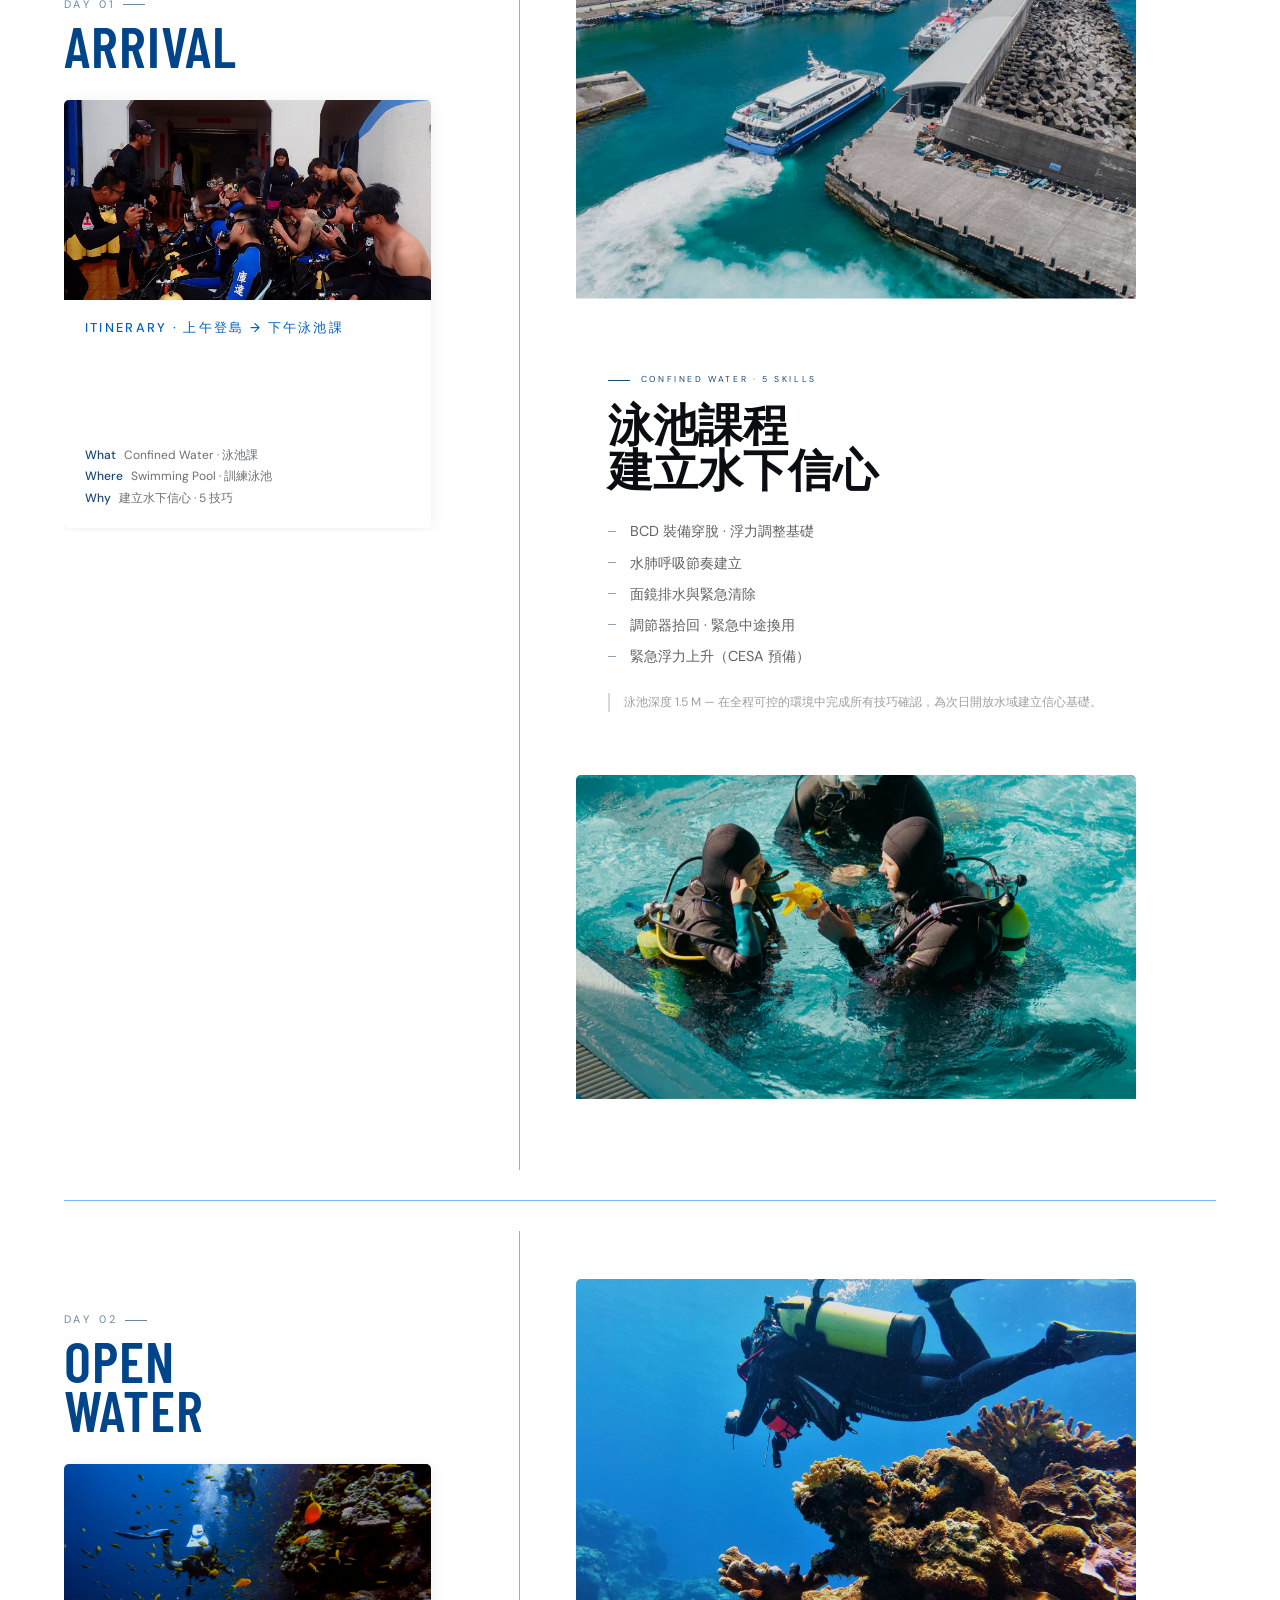
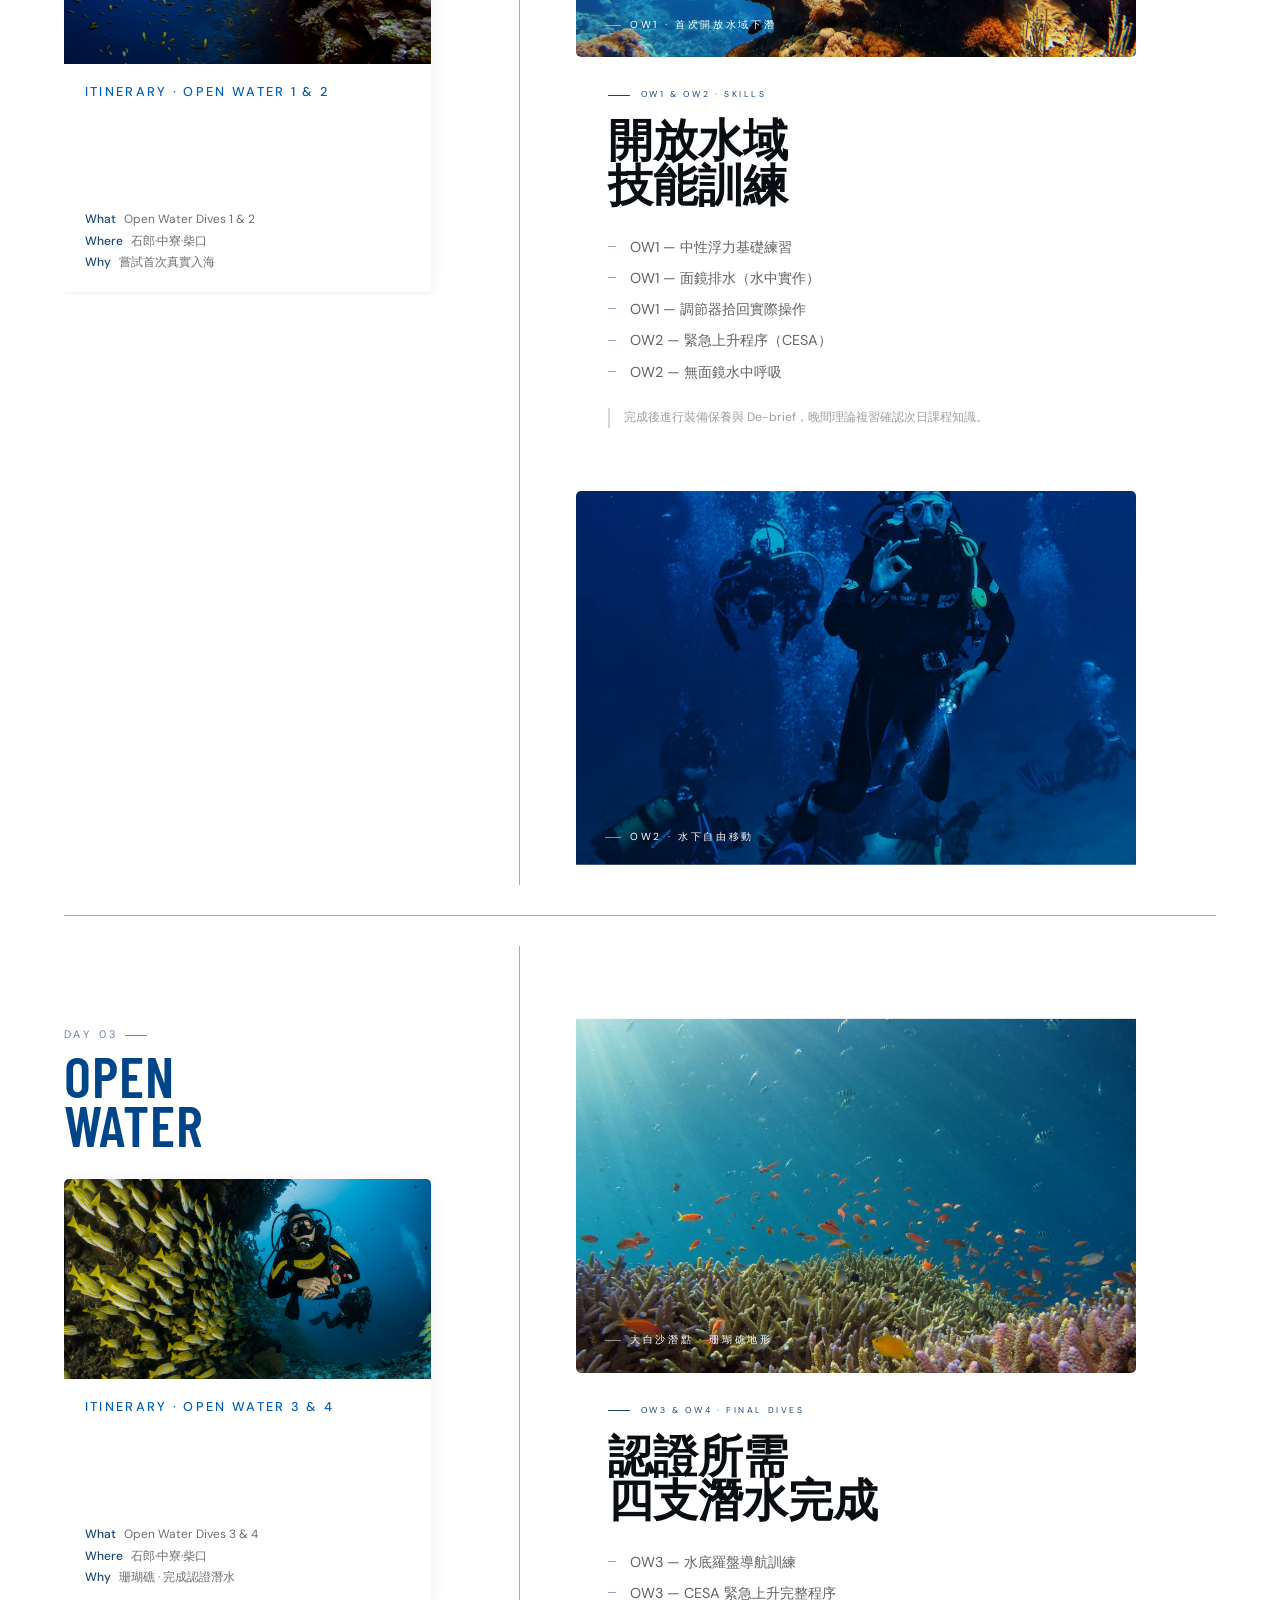
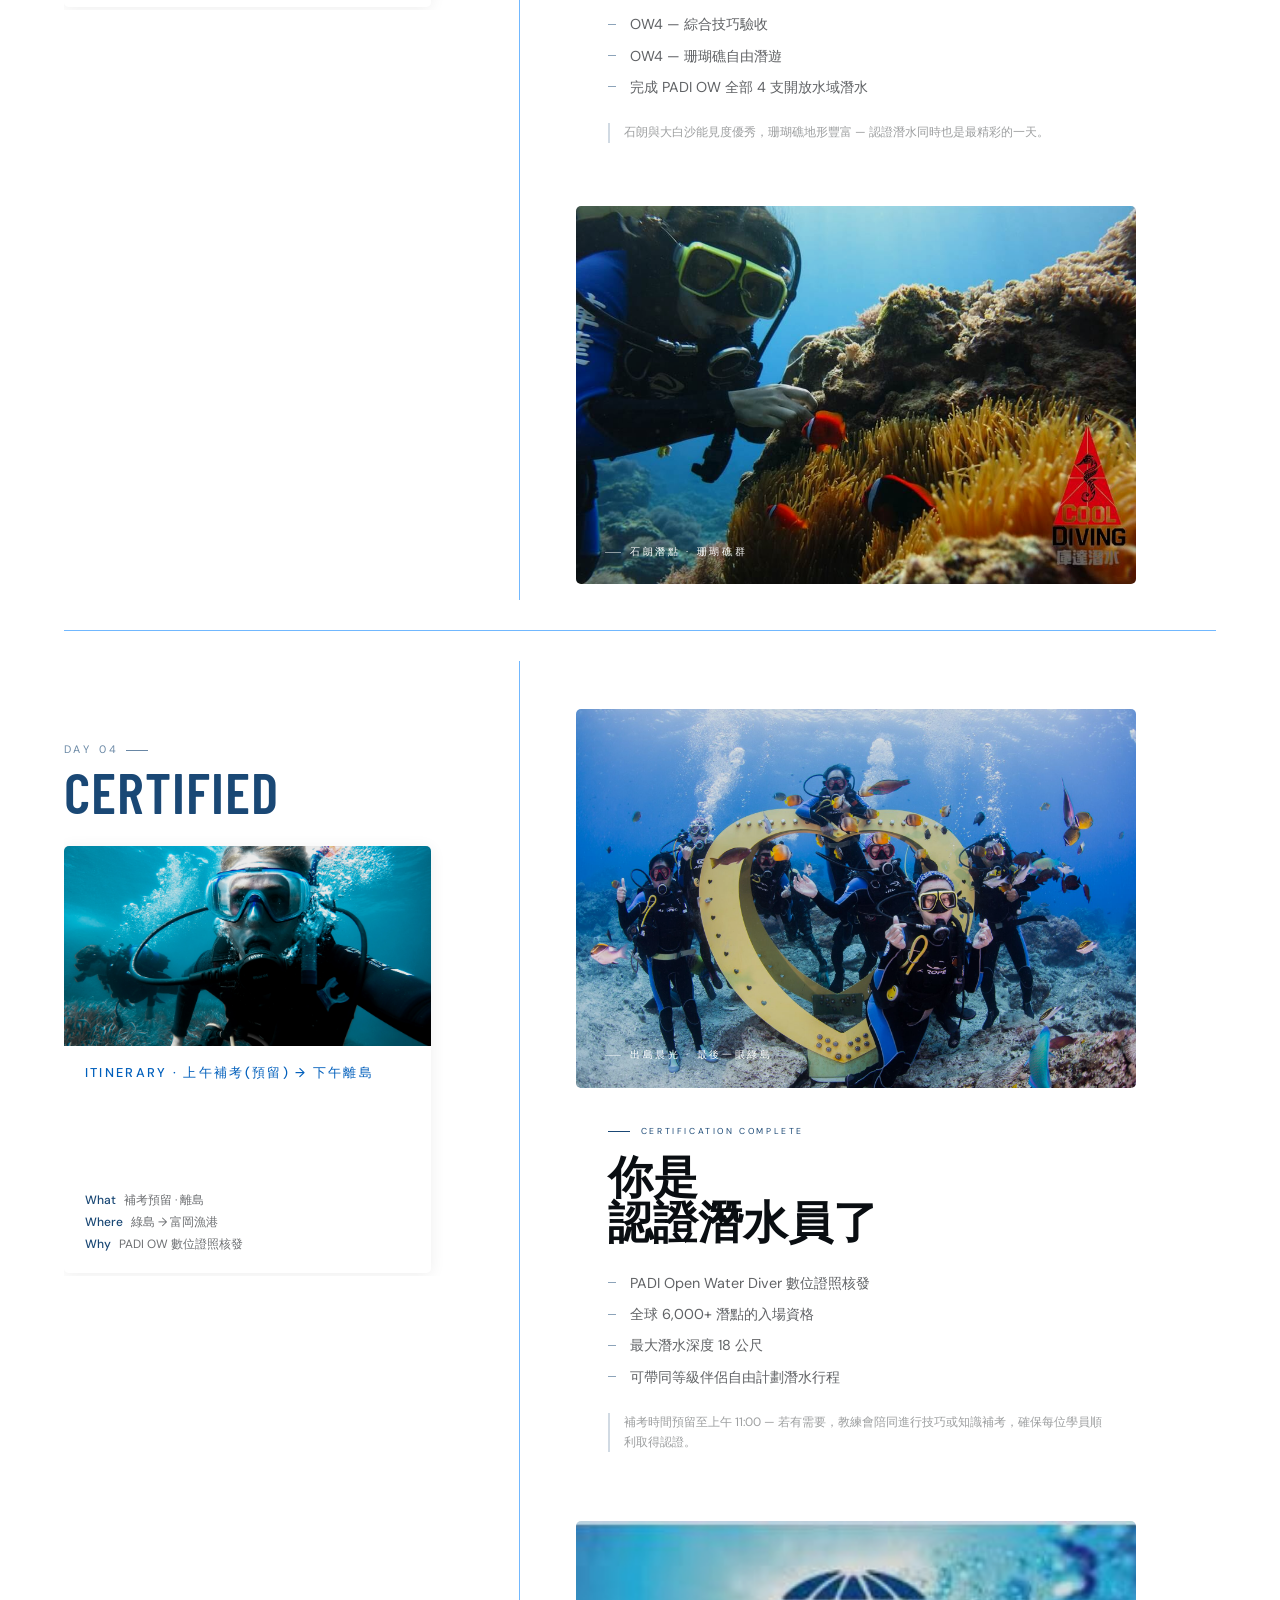
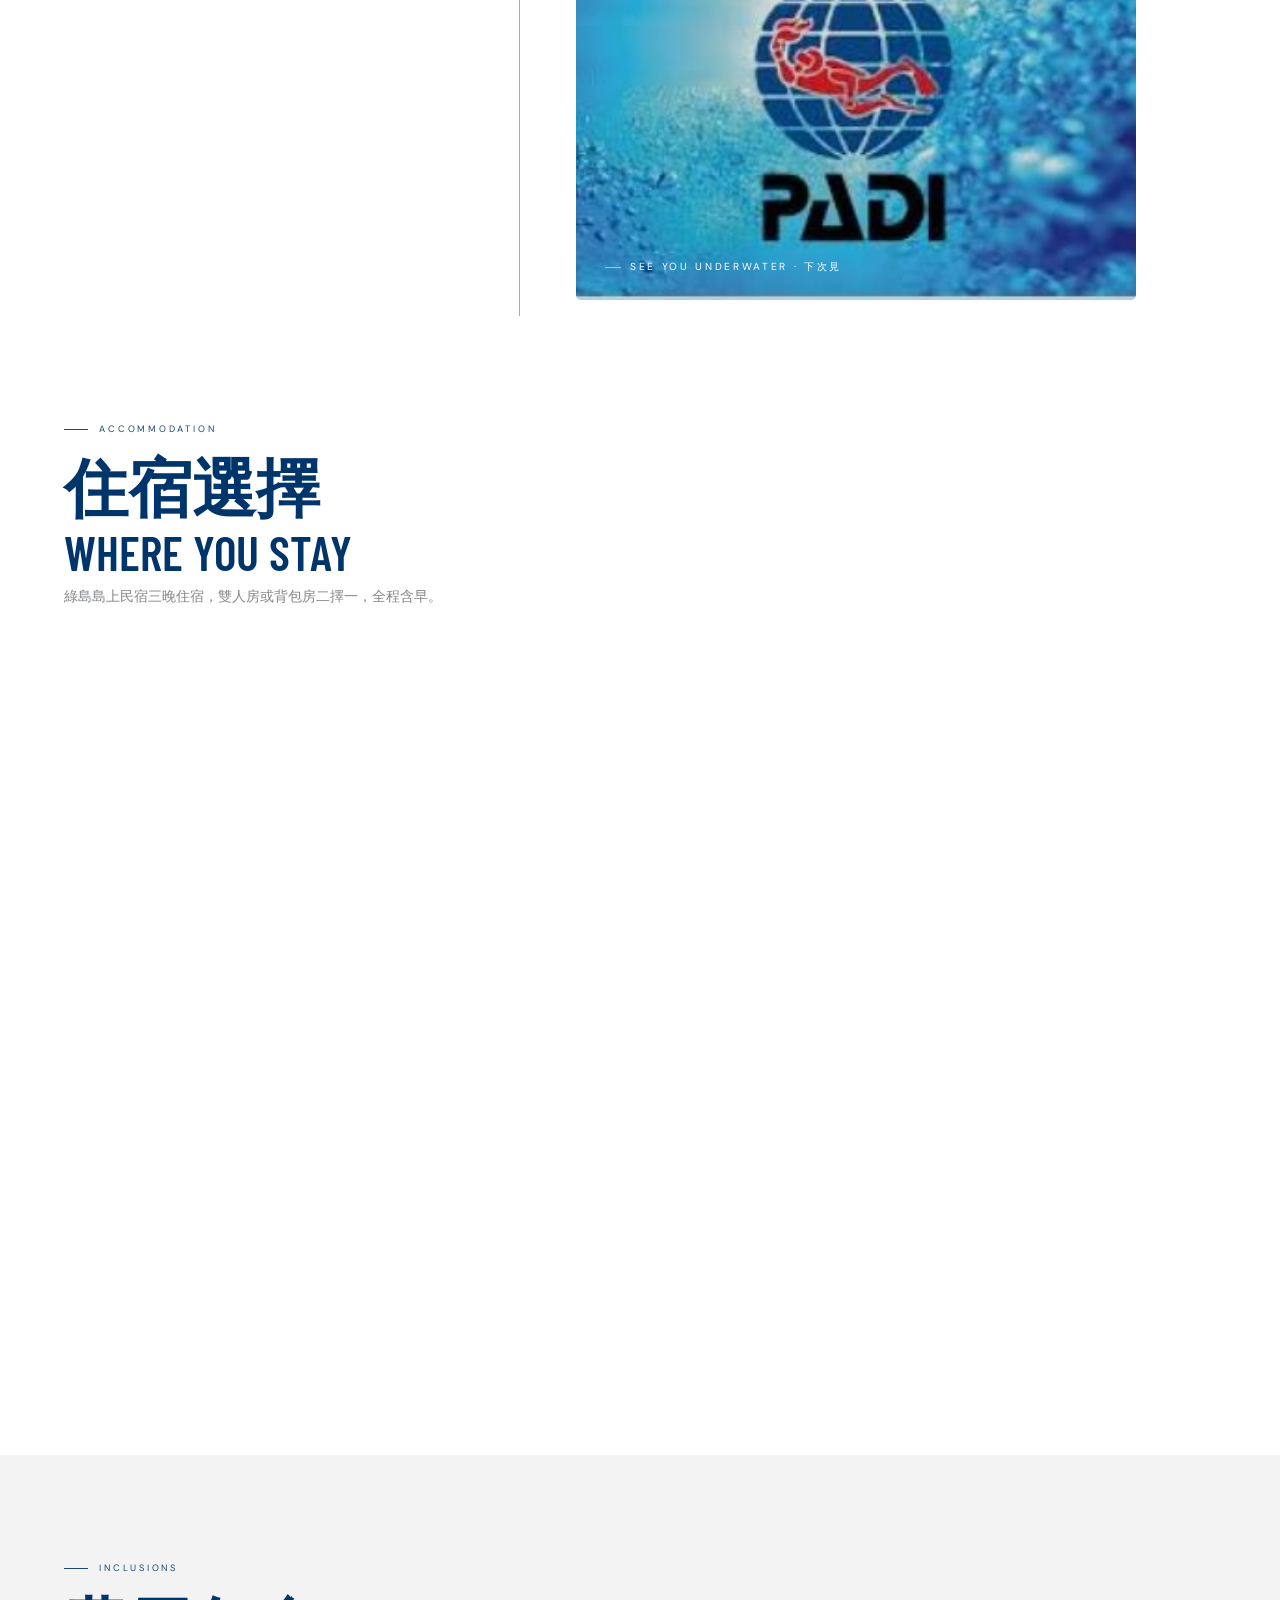
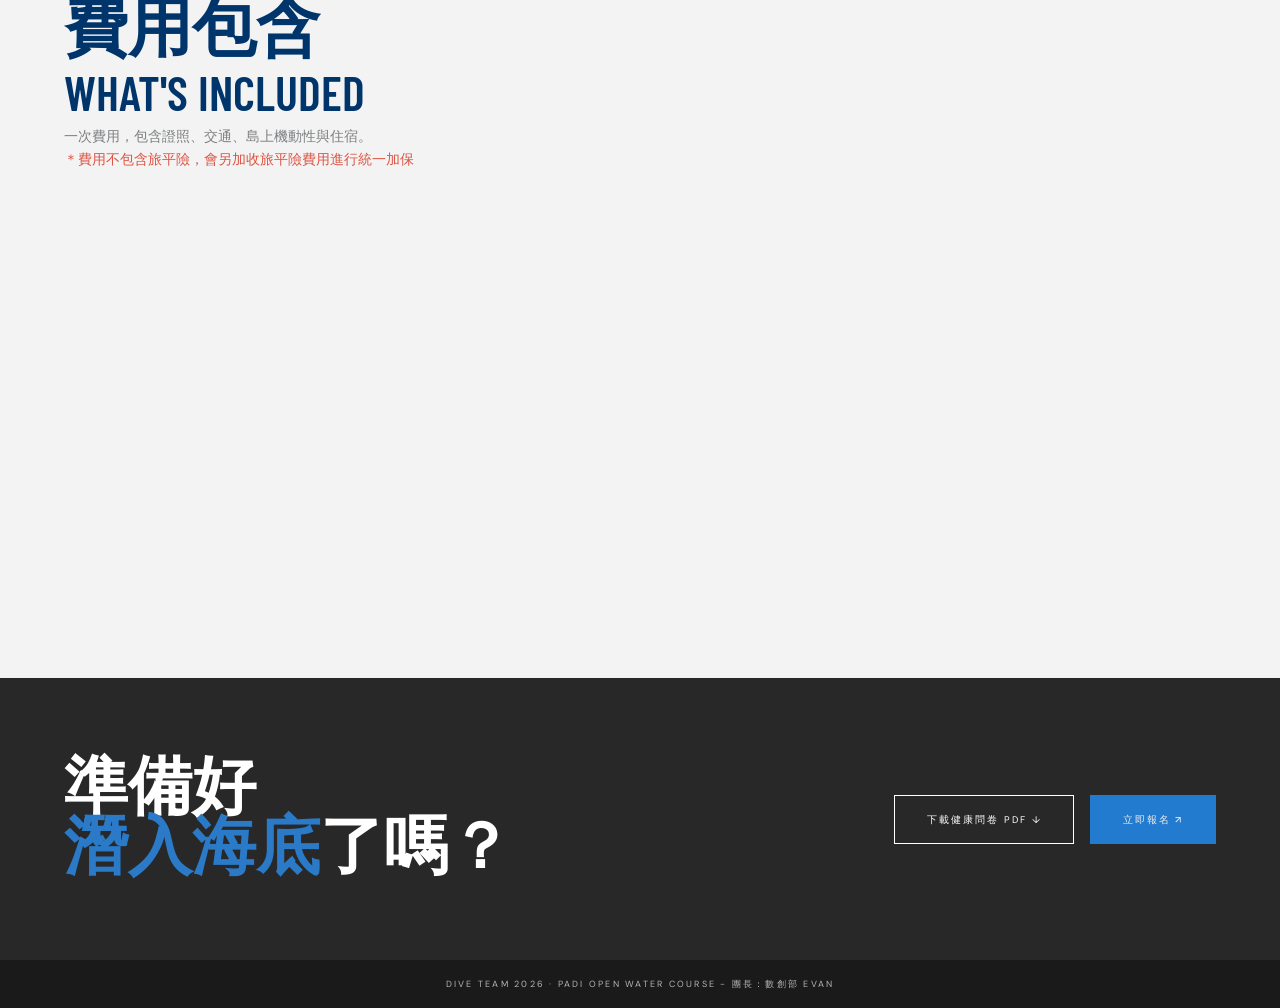
<file: itinerary.html>
<!DOCTYPE html>
<html lang="zh-TW">
<head>
<meta charset="UTF-8">
<meta name="viewport" content="width=device-width, initial-scale=1.0">
<title>行程頁 · DIVE TEAM 2026 — OW 四天三夜</title>
<link rel="preconnect" href="https://fonts.googleapis.com">
<link rel="preconnect" href="https://fonts.gstatic.com" crossorigin>
<link href="https://fonts.googleapis.com/css2?family=Barlow+Condensed:ital,wght@0,100;0,200;0,300;0,400;0,500;0,600;0,700;0,800;0,900;1,100;1,200;1,300;1,400;1,500;1,600;1,700;1,800;1,900&family=Inter:ital,opsz,wght@0,14..32,100..900;1,14..32,100..900&family=Noto+Sans+TC:wght@100..900&family=Oswald:wght@200..700&display=swap" rel="stylesheet">
<link rel="stylesheet" href="./css/cursor.css">
<link rel="stylesheet" href="./css/itinerary-slider.css">
</head>
<body>

<div id="cur"><div id="cur-ring"></div><div id="cur-dot"></div></div>

<header class="topbar">
  <a href="./index.html" class="back">
    <span class="ic">←</span>
    <span>Back · Home</span>
  </a>
  <div class="meta">
    <span><span class="dot"></span>OW Course · 4D3N</span>
    <span><span class="dot"></span>Green Island · 2026</span>
  </div>
</header>

<section class="hero">
  <div class="hero-bg" id="heroBg"></div>
  <div class="hero-grad"></div>
  <div class="hero-inner">
    <h1 class="hero-title">
      <div class="row1">PADI · Open Water</div>
      <div class="row2">FOUR DAYS</div>
      <div class="row3">THREE NIGHTS</div>
      <div class="row4">員旅OW 認證 · 四天三夜行程</div>
    </h1>
    
    <aside class="hero-side">
      <div class="hero-tag">Itinerary · 2026 Season</div>
      <div class="hero-num">04<small>Days at sea</small></div>
    </aside>
  </div>
  <div class="hero-scroll">Scroll</div>
</section>

<div class="story-wrap">
    <!-- ── DAY 00 ── -->
  <div class="story-section" data-day="00">
    <div class="story-left">
      <!-- Large editorial text -->
      <div class="sl-text">
        <div class="sl-eyebrow">Course Info </div>
        <div class="sl-title">10/9 - 12<sapn class="slcm-row">(預計)</sapn></div>
      </div>
      <!-- Decorative bg numeral -->
      <!-- <div class="sl-deco" aria-hidden="true">01</div> -->
      <!-- Small info card -->
      <div class="sl-card">
        <div class="sl-card-img">
          <img src="./images/dive/info.avif" alt="courseinfo">
        </div>
        <div class="sl-card-body">
          <p class="sl-card-name">Course · 課程大綱</p>
          <!-- <div class="sl-card-dots">
            <span class="dot active"></span>
            <span class="dot"></span>
            <span class="dot"></span>
            <span class="dot"></span>
          </div> -->
          <div class="sl-card-meta">
            <div class="slcm-row"><b>Where</b> 綠島 - 中寮村 </div>
            <div class="slcm-row"><b>Must</b> 健康問卷，身體健康適宜作水肺潛水活動</div>
            <div class="slcm-row"><b>Need</b> 滿 18歲，15 歲以上未滿 18 歲需經父母同意</div>
            <!-- <div class="slcm-row"><b>Why</b> 建立水下信心 · 5 技巧</div> -->
          </div>
        </div>
      </div>
    </div>

    <div class="story-right">
      <div class="story-panel photo-panel">
        <img src="./images/dive/course1.jpg" alt="課程大綱">
        <div class="photo-caption">開放水域 · 技能和知識</div>
      </div>
      <div class="story-panel info-panel">
        <div class="info-inner">
          <div class="info-eyebrow">What can you learn · PADI</div>
          <h3 class="info-heading">開放水域<br>必要技能和知識</h3>
          <ul class="info-list">
            <li>水中環境 : 視覺、光、聲音、熱量流失、潮汐、海流、浪、涌等等</li>
            <li>物理與生理學 : 浮力、壓力、氣腔、呼吸壓縮空氣、混合氣體等等。</li>
            <li>潛水裝備的選擇、組裝、使用和保養維護</li>
            <li>基本潛水技能 : 面鏡和調節器技能、在水下游泳、浮力控制、基本救援技巧和緊急程序</li>
          </ul>
          <a href="https://portal.tdisdi.com/upload-files/sandp/currentYear/TDI/part%204/pdf/individual/TDI_Forms_12_Medical_Questionnaire-zh_tw.pdf" target="_blank" class="">
          <p class="info-note" style="color: rgb(0 120 240);">* 健康問卷 - 身體健康適宜作水肺潛水活動 ↗ </p>
        </a>
        </div>
      </div>
      <!-- <div class="story-panel photo-panel">
        <img src="./images/dive/pool1.jpg" alt="裝備整備">
        <div class="photo-caption">裝備整備 · 課前確認</div>
      </div> -->
    </div>
  </div>

 
  
  <!-- ── DAY 01 ── -->
  <div class="story-section" data-day="01">
    <div class="story-left">
      <!-- Large editorial text -->
      <div class="sl-text">
        <div class="sl-eyebrow">Day 01 </div>
        <div class="sl-title">ARRIVAL</div>
      </div>
      <!-- Decorative bg numeral -->
      <!-- <div class="sl-deco" aria-hidden="true">01</div> -->
      <!-- Small info card -->
      <div class="sl-card">
        <div class="sl-card-img">
          <img src="./images/dive/d4.jpg" alt="Day 01">
        </div>
        <div class="sl-card-body">
          <p class="sl-card-name">Itinerary · 上午登島 → 下午泳池課</p>
          <!-- <div class="sl-card-dots">
            <span class="dot active"></span>
            <span class="dot"></span>
            <span class="dot"></span>
            <span class="dot"></span>
          </div> -->
          <div class="sl-card-meta">
            <div class="slcm-row"><b>What</b> Confined Water · 泳池課</div>
            <div class="slcm-row"><b>Where</b> Swimming Pool · 訓練泳池</div>
            <div class="slcm-row"><b>Why</b> 建立水下信心 · 5 技巧</div>
          </div>
        </div>
      </div>
    </div>

    <div class="story-right">
      <div class="story-panel photo-panel">
        <img src="./images/dive/boat.jpg" alt="抵達綠島">
        <div class="photo-caption">南寮漁港 · 綠島入島</div>
      </div>
      <div class="story-panel info-panel">
        <div class="info-inner">
          <div class="info-eyebrow">Confined Water · 5 Skills</div>
          <h3 class="info-heading">泳池課程<br>建立水下信心</h3>
          <ul class="info-list">
            <li>BCD 裝備穿脫 · 浮力調整基礎</li>
            <li>水肺呼吸節奏建立</li>
            <li>面鏡排水與緊急清除</li>
            <li>調節器拾回 · 緊急中途換用</li>
            <li>緊急浮力上升（CESA 預備）</li>
          </ul>
          <p class="info-note">泳池深度 1.5 M — 在全程可控的環境中完成所有技巧確認，為次日開放水域建立信心基礎。</p>
        </div>
      </div>
      <div class="story-panel photo-panel">
        <img src="./images/dive/pool1.jpg" alt="裝備整備">
        <div class="photo-caption">裝備整備 · 課前確認</div>
      </div>
    </div>
  </div>

  <!-- ── DAY 02 ── -->
  <div class="story-section" data-day="02">
    <div class="story-left">
      <div class="sl-text">
        <div class="sl-eyebrow">Day 02 </div>
        <h2 class="sl-title">OPEN<br>WATER</h2>
      </div>
      <!-- <div class="sl-deco" aria-hidden="true">02</div> -->
      <div class="sl-card">
        <div class="sl-card-img">
          <img src="./images/dive/d9.jpg" alt="Day 02">
        </div>
        <div class="sl-card-body">
          <p class="sl-card-name">Itinerary · Open Water 1 & 2</p>
          <!-- <div class="sl-card-dots">
            <span class="dot active"></span>
            <span class="dot active"></span>
            <span class="dot"></span>
            <span class="dot"></span>
          </div> -->
          <div class="sl-card-meta">
            <div class="slcm-row"><b>What</b> Open Water Dives 1 &amp; 2</div>
            <div class="slcm-row"><b>Where</b> 石郎·中寮·柴口 </div>
            <div class="slcm-row"><b>Why</b> 嘗試首次真實入海</div>
          </div>
        </div>
      </div>
    </div>

    <div class="story-right">
      <div class="story-panel photo-panel">
        <img src="./images/dive/d1.jpg" alt="OW1 下水">
        <div class="photo-caption">OW1 · 首次開放水域下潛</div>
      </div>
      <div class="story-panel info-panel">
        <div class="info-inner">
          <div class="info-eyebrow">OW1 &amp; OW2 · Skills</div>
          <h3 class="info-heading">開放水域<br>技能訓練</h3>
          <ul class="info-list">
            <li>OW1 — 中性浮力基礎練習</li>
            <li>OW1 — 面鏡排水（水中實作）</li>
            <li>OW1 — 調節器拾回實際操作</li>
            <li>OW2 — 緊急上升程序（CESA）</li>
            <li>OW2 — 無面鏡水中呼吸</li>

          </ul>
          <p class="info-note">完成後進行裝備保養與 De-brief，晚間理論複習確認次日課程知識。</p>
        </div>
      </div>
      <div class="story-panel photo-panel">
        <img src="./images/dive/d2.avif" alt="OW2 水下">
        <div class="photo-caption">OW2 · 水下自由移動</div>
      </div>
    </div>
  </div>

  <!-- ── DAY 03 ── -->
  <div class="story-section" data-day="03">
    <div class="story-left">
      <div class="sl-text">
        <div class="sl-eyebrow">Day 03 </div>
        <h2 class="sl-title">OPEN<br>WATER</h2>
      </div>
      <!-- <div class="sl-deco" aria-hidden="true">03</div> -->
      <div class="sl-card">
        <div class="sl-card-img">
          <img src="./images/dive/d11.jpg" alt="Day 03">
        </div>
        <div class="sl-card-body">
          <p class="sl-card-name">Itinerary · Open Water 3 &amp; 4</p>
          <!-- <div class="sl-card-dots">
            <span class="dot active"></span>
            <span class="dot active"></span>
            <span class="dot active"></span>
            <span class="dot"></span>
          </div> -->
          <div class="sl-card-meta">
            <div class="slcm-row"><b>What</b> Open Water Dives 3 &amp; 4</div>
            <div class="slcm-row"><b>Where</b> 石郎·中寮·柴口</div>
            <div class="slcm-row"><b>Why</b> 珊瑚礁 · 完成認證潛水</div>
          </div>
        </div>
      </div>
    </div>

    <div class="story-right">
      <div class="story-panel photo-panel">
        <img src="./images/dive/d7.jpg" alt="OW3 水底導航">
        <div class="photo-caption">大白沙潛點 · 珊瑚礁地形</div>
      </div>
      <div class="story-panel info-panel">
        <div class="info-inner">
          <div class="info-eyebrow">OW3 &amp; OW4 · Final Dives</div>
          <h3 class="info-heading">認證所需<br>四支潛水完成</h3>
          <ul class="info-list">
            <li>OW3 — 水底羅盤導航訓練</li>
            <li>OW3 — CESA 緊急上升完整程序</li>
            <li>OW4 — 綜合技巧驗收</li>
            <li>OW4 — 珊瑚礁自由潛遊</li>
            <li>完成 PADI OW 全部 4 支開放水域潛水</li>
          </ul>
          <p class="info-note">石朗與大白沙能見度優秀，珊瑚礁地形豐富 — 認證潛水同時也是最精彩的一天。</p>
        </div>
      </div>
      <div class="story-panel photo-panel">
        <img src="./images/dive/d8.jpg" alt="珊瑚礁">
        <div class="photo-caption">石朗潛點 · 珊瑚礁群</div>
      </div>
    </div>
  </div>

  <!-- ── DAY 04 ── -->
  <div class="story-section" data-day="04">
    <div class="story-left">
      <div class="sl-text">
        <div class="sl-eyebrow">Day 04 </div>
        <h2 class="sl-title sl-title--accent">CERTIFIED</h2>
      </div>
      <!-- <div class="sl-deco" aria-hidden="true">04</div> -->
      <div class="sl-card">
        <div class="sl-card-img">
          <img src="./images/dive/d12.jpg" alt="Day 04">
        </div>
        <div class="sl-card-body">
          <p class="sl-card-name">Itinerary · 上午補考(預留) → 下午離島</p>
          <!-- <div class="sl-card-dots">
            <span class="dot active"></span>
            <span class="dot active"></span>
            <span class="dot active"></span>
            <span class="dot active"></span>
          </div> -->
          <div class="sl-card-meta">
            <div class="slcm-row"><b>What</b> 補考預留 · 離島</div>
            <div class="slcm-row"><b>Where</b> 綠島 → 富岡漁港</div>
            <div class="slcm-row"><b>Why</b> PADI OW 數位證照核發</div>
          </div>
        </div>
      </div>
    </div>

    <div class="story-right">
      <div class="story-panel photo-panel">
        <img src="./images/dive/d6.jpg" alt="出島">
        <div class="photo-caption">出島晨光 · 最後一眼綠島</div>
      </div>
      <div class="story-panel info-panel">
        <div class="info-inner">
          <div class="info-eyebrow">Certification Complete</div>
          <h3 class="info-heading">你是<br>認證潛水員了</h3>
          <ul class="info-list">
            <li>PADI Open Water Diver 數位證照核發</li>
            <li>全球 6,000+ 潛點的入場資格</li>
            <li>最大潛水深度 18 公尺</li>
            <li>可帶同等級伴侶自由計劃潛水行程</li>
          </ul>
          <p class="info-note">補考時間預留至上午 11:00 — 若有需要，教練會陪同進行技巧或知識補考，確保每位學員順利取得認證。</p>
        </div>
      </div>
      <div class="story-panel photo-panel">
        <img src="./images/dive/d10.jpg" alt="認證">
        <div class="photo-caption">See You Underwater · 下次見</div>
      </div>
    </div>
  </div>

</div><!-- /story-wrap -->

<section class="stay-section">
  <div class="section-inner">
    <span class="eyebrow">Accommodation</span>
    <h2 class="section-title">住宿選擇<br><span style="letter-spacing: 0px;font-size: 3rem;font-weight: 600;">WHERE YOU STAY</span></h2>
    <p class="section-sub">綠島島上民宿三晚住宿，雙人房或背包房二擇一，全程含早。</p>
    <div class="stay-grid">
      <article class="stay-card">
        <div class="stay-media"><span class="stay-kind">Option A · Backpacker</span><img src="./images/stay/backpack1.jpg" alt="背包房" loading="lazy"></div>
        <div class="stay-body">
          <h3 class="stay-name">BACKPACKER ROOM</h3>
          <div class="stay-zh">背包房 · 多人共住一室，預算友善之選</div>
          <div class="stay-feat"><span>共用空間</span><span>冷氣</span><span>獨立衛浴</span><span>三晚</span></div>
          <div class="stay-price"><span class="cur">NT$</span><span class="num">18,000</span><span class="per">/ 每人</span></div>
        </div>
      </article>
      <article class="stay-card">
        <div class="stay-media"><span class="stay-kind">Option B · Double</span><img src="./images/double1.jpg" alt="雙人房" loading="lazy"></div>
        <div class="stay-body">
          <h3 class="stay-name">DOUBLE ROOM</h3>
          <div class="stay-zh">雙人房 · 隱私獨立空間，舒適升級</div>
          <div class="stay-feat"><span>雙人床</span><span>冷氣</span><span>獨立衛浴</span><span>三晚</span></div>
          <div class="stay-price"><span class="cur">NT$</span><span class="num">19,950</span><span class="per">/ 每人</span></div>
        </div>
      </article>
    </div>
  </div>
</section>

<section class="incl-section">
  <div class="incl-bg"></div>
  <div class="section-inner">
    <span class="eyebrow">Inclusions</span>
    <h2 class="section-title">費用包含<br><span style="letter-spacing: 0px;font-size: 3rem;font-weight: 600;">WHAT'S INCLUDED</span></h2>
    <p class="section-sub">一次費用，包含證照、交通、島上機動性與住宿。</p>
    <p class="section-sub red">＊費用不包含旅平險，會另加收旅平險費用進行統一加保</p>
    <div class="incl-grid">
      <div class="incl-item"><div class="ic">01</div><h4>OW 證照</h4><p>PADI Open Water Diver 全套課程教材、教練費、潛水裝備與認證費用。</p></div>
      <div class="incl-item"><div class="ic">02</div><h4>來回船票</h4><p>富岡漁港 ⇄ 綠島南寮漁港 來回客船船票，依出航狀況彈性調整。</p></div>
      <div class="incl-item"><div class="ic">03</div><h4>島上機車</h4><p>三天兩夜島上機車租借，課程通勤與自由探島皆方便。</p></div>
      <div class="incl-item"><div class="ic">04</div><h4>三晚住宿</h4><p>於合法民宿入住三晚，可選雙人房或背包房，住宿含早。</p></div>
    </div>
  </div>
</section>

<section class="cta-strip">
  <div class="section-inner">
    <h2>準備好<br><em>潛入海底</em>了嗎？</h2>
    <div class="cta-actions">
      <a href="https://portal.tdisdi.com/upload-files/sandp/currentYear/TDI/part%204/pdf/individual/TDI_Forms_12_Medical_Questionnaire-zh_tw.pdf" target="_blank" class="btn">下載健康問卷 PDF ↓</a>
      <a href="./register.html"class="btn primary">立即報名 ↗</a>
    </div>
  </div>
</section>

<footer>DIVE TEAM 2026 · PADI Open Water Course - 團長：數創部 Evan</footer>

<script src="./js/cursor.js"></script>
<script src="./js/itinerary-slider.js"></script>
</body>
</html>
</file>
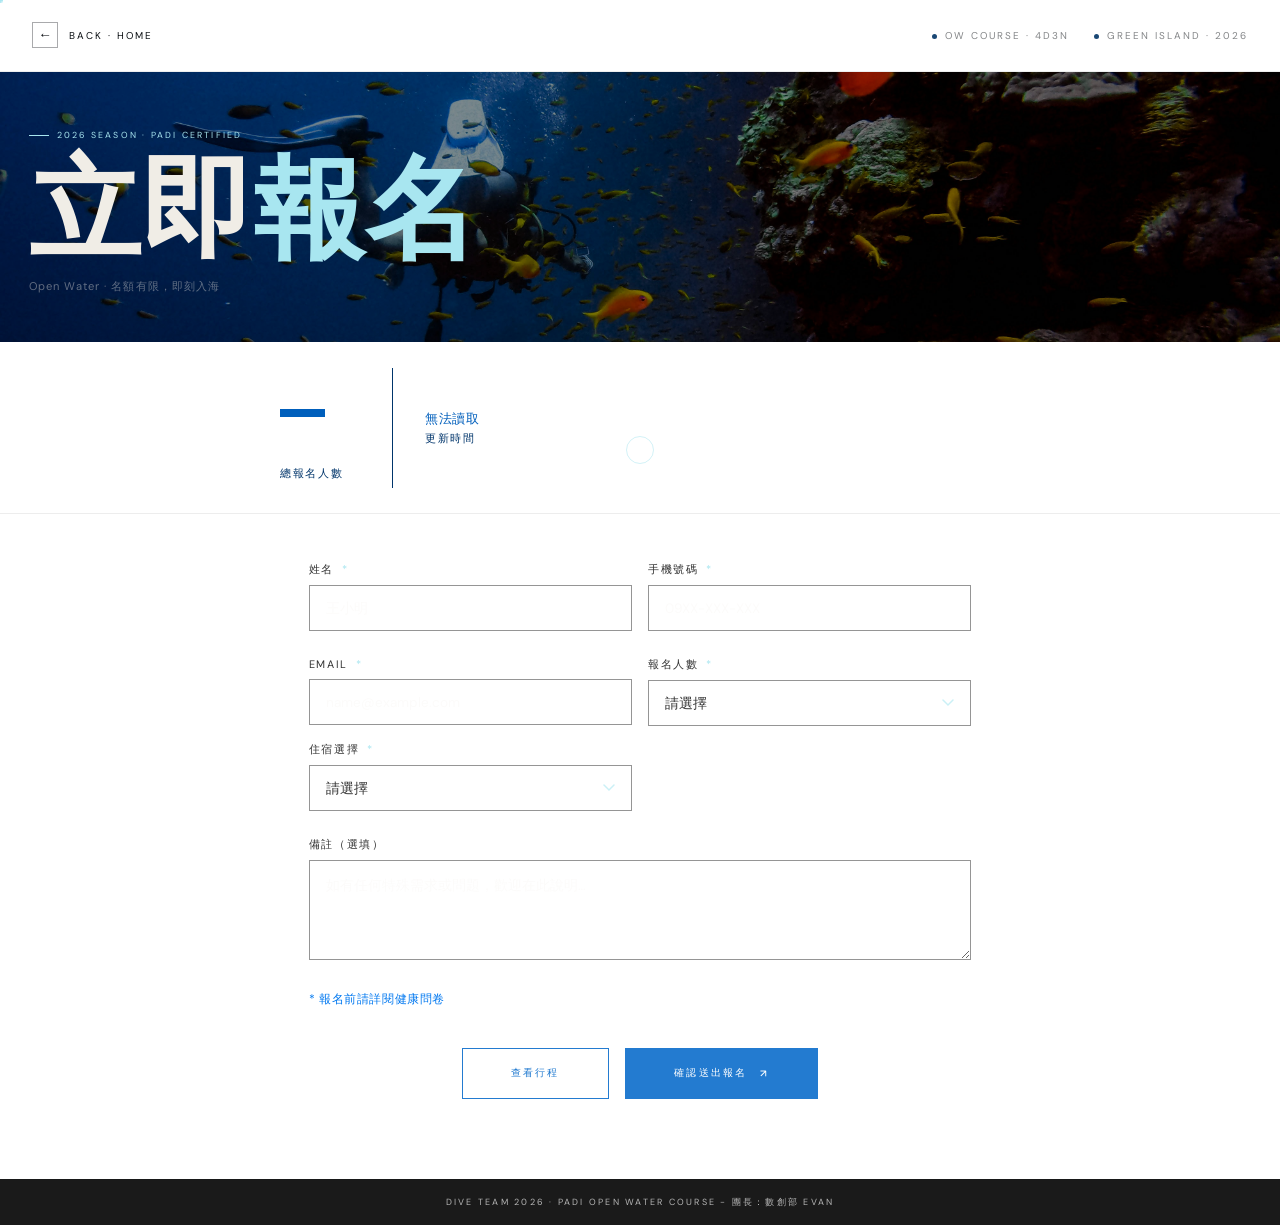
<file: register.html>
<!DOCTYPE html>
<html lang="zh-TW">
<head>
<meta charset="UTF-8">
<meta name="viewport" content="width=device-width, initial-scale=1.0">
<title>立即報名 — DIVE TEAM 2026</title>
<link rel="stylesheet" href="./css/cursor.css">
<link rel="stylesheet" href="./css/register.css">
</head>
<body>

<div id="cur"><div id="cur-ring"></div><div id="cur-dot"></div></div>

<!-- <nav class="nav">
  <a href="./index.html" class="nav-logo">DIVE TEAM</a>
  <a href="./index.html" class="back">
    <span class="ic">←</span>
    <span>Back · Home</span>
  </a>
  <a href="./index.html" class="nav-back">返回首頁</a>
</nav> -->
<header class="topbar">
  <a href="./index.html" class="back">
    <span class="ic">←</span>
    <span>Back · Home</span>
  </a>
  <div class="meta">
    <span><span class="dot"></span>OW Course · 4D3N</span>
    <span><span class="dot"></span>Green Island · 2026</span>
  </div>
</header>

<div class="hero">
  <div class="hero-bg"></div>
  <div class="hero-overlay"></div>
  <div class="hero-content">
    <div class="hero-tag">2026 Season · PADI Certified</div>
    <h1 class="hero-title">立即<span>報名</span></h1>
    <p class="hero-sub">Open Water ·  名額有限，即刻入海</p>
  </div>
</div>

<!-- ── 報名統計面板 ── -->
<div class="stats-bar">
  <div class="stats-inner">
    <div class="stat-block">
      <div class="stat-num" id="stat-total"><span class="stat-skeleton"></span></div>
      <div class="stat-label">總報名人數</div>
    </div>
    <div class="stat-divider"></div>
    <div class="stat-block stat-block-sm">
      <div class="stat-updated" id="stat-updated">讀取中…</div>
      <div class="stat-label">更新時間</div>
    </div>
  </div>
</div>

<div class="page-body">

  <!-- Success screen -->
  <div class="success-screen" id="success-screen">
    <div class="success-icon">✦</div>
    <div class="success-title">報名成功</div>
    <p class="success-sub">
      感謝你的報名！<br>
      我們將在Line與你確認課程細節。<br>
      有任何問題歡迎洽詢團長：數創部 Evan。
    </p>
    <a href="./index.html" class="success-back">← 返回首頁</a>
  </div>

  <!-- Form -->
  <form id="reg-form" novalidate>
    <div class="error-banner" id="error-banner">
      請確認所有必填欄位皆已填寫完整。
    </div>

    <div class="form-row">
      <div class="form-group">
        <label for="name">姓名 <span class="req">*</span></label>
        <input type="text" id="name" name="name" placeholder="王小明" autocomplete="name" required>
      </div>
      <div class="form-group">
        <label for="phone">手機號碼 <span class="req">*</span></label>
        <input type="tel" id="phone" name="phone" placeholder="09XX-XXX-XXX" autocomplete="tel" required>
      </div>
    </div>

    <div class="form-row" style="margin-top:1.6rem">
      <div class="form-group">
        <label for="email">Email <span class="req">*</span></label>
        <input type="email" id="email" name="email" placeholder="name@example.com" autocomplete="email" required>
      </div>
      <div class="form-group">
        <label for="count">報名人數 <span class="req">*</span></label>
        <select id="count" name="count" required>
          <option value="" disabled selected>請選擇</option>
          <option value="1">1 人</option>
          <option value="2">2 人</option>
        </select>
      </div>
      <div class="form-group">
        <label for="room">住宿選擇 <span class="req">*</span></label>
        <select id="room" name="room" required>
          <option value="" disabled selected>請選擇</option>
          <option value="backpack">背包房　NT$18,000 / 每人</option>
          <option value="double">雙人房　NT$19,950 / 每人</option>
        </select>
      </div>
    </div>

    <div class="form-group" style="margin-top:1.6rem">
      <label for="notes">備註（選填）</label>
      <textarea id="notes" name="notes" placeholder="如有任何特殊需求或問題，歡迎在此說明…"></textarea>
    </div>
    
      <a href="https://portal.tdisdi.com/upload-files/sandp/currentYear/TDI/part%204/pdf/individual/TDI_Forms_12_Medical_Questionnaire-zh_tw.pdf" target="_blank" class="">
        <p class="hint" style="color: rgb(0 120 240);margin-top:1rem; ">* 報名前請詳閱健康問卷 </p>
      </a>
    
    <div class="submit-area">
      <a  href="./itinerary.html" class="submit-btn">
        <span class="btn-label">查看行程</span>
      </a>
      <button type="submit" class="submit-btn ab" id="submit-btn">
        <span class="btn-label">確認送出報名</span>
        <span class="btn-icon">↗</span>
      </button>
      
    </div>
    
  </form>

</div>
<footer>DIVE TEAM 2026 · PADI Open Water Course - 團長：數創部 Evan </footer>
<script src="./js/cursor.js"></script>
<script src="./js/register.js"></script>
</body>
</html>
</file>
<file: css/cursor.css>
/* ── Custom Cursor (shared across all pages) ── */
#cur {
  position: fixed;
  inset: 0;
  z-index: 9999;
  pointer-events: none;
  /* no mix-blend-mode — keeps cursor pure white at all times */
}
#cur-ring {
  position: absolute;
  left: 0; top: 0;
  width: 48px; height: 48px;
  border: 1px solid rgb(95, 234, 255);
  border-radius: 50%;
  will-change: transform;
  transition:
    width  .4s cubic-bezier(.16,1,.3,1),
    height .4s cubic-bezier(.16,1,.3,1);
}
#cur-dot {
  position: absolute;
  left: 0; top: 0;
  width: 5px; height: 5px;
  background:rgb(95, 234, 255);
  border-radius: 50%;
  will-change: transform;
}

@media (pointer: coarse) {
  body  { cursor: auto; }
  #cur  { display: none; }
  a, button { cursor: pointer; }
}
</file>
<file: css/index.css>
@import url('https://fonts.googleapis.com/css2?family=Bebas+Neue&family=DM+Sans:wght@300;400&display=swap');

*,*::before,*::after { margin:0; padding:0; box-sizing:border-box; }
html,body { height:100%; height:100dvh; overflow:hidden; background:#0a0e12; }
body { cursor:none; font-family:'DM Sans',sans-serif; color:#f0ede6; }

#photo {
  position:fixed; inset:0; z-index:1;
  background:url('../images/02.jpg') center/cover no-repeat;
  filter:brightness(.55) saturate(1.1);
  will-change:transform;
}
#geo { position:fixed; inset:0; z-index:2; pointer-events:none; }
#text-layer { position:fixed; inset:0; z-index:3; pointer-events:none; will-change:transform; }

.word {
  position:absolute;
  font-family:'Bebas Neue',sans-serif;
  line-height:.88;
  white-space:nowrap;
  display:flex;
}

.w-open   { font-size:clamp(3.5rem,9.5vw,8.5rem);            top:9%;      left:0.05em;  color:rgba(240,237,230,.15); }
.w-water  { font-size:clamp(3.5rem,9.5vw,8.5rem);            top:9%;      right:0.05em; color:rgba(240,237,230,.15); }
.w-dive   { font-size:clamp(7rem,min(19vw,30vh),17rem);       bottom:54%;  left:-.01em;  color:#f0ede6; }
.w-2026   { font-size:clamp(7rem,min(19vw,30vh),17rem);       bottom:54%;  right:-.01em; color:transparent; -webkit-text-stroke:2px rgba(240,237,230,.25); }
.w-deeper { font-size:clamp(7rem,min(19vw,30vh),17rem);       top:42%;     left:-.01em;  color:#f0ede6; }
.w-course { font-size:clamp(7rem,min(19vw,30vh),17rem);       bottom:10%;   right:-.01em; color:rgba(168,230,240,.85); }

.ch { display:inline-block; will-change:transform; }

.micro { position:absolute; font-family:'DM Sans',sans-serif; font-size:.62rem; letter-spacing:.2em; text-transform:uppercase; opacity:0; transition:opacity .8s ease; }
.m1 { top:2%;  left:50%; transform:translateX(-50%);                     color:rgba(168,230,240,.6); }
.m2 { top:50%; left:50%; transform:translateX(-50%) translateY(-50%);    color:rgba(255,255,255,.2); font-size:.55rem; }
.m3 { bottom:2%; left:50%; transform:translateX(-50%);                   color:rgba(255,255,255,.2); }

.start-btn, .badges, .cta { opacity:0; transition:opacity .8s ease; }

.start-btn {
  position:fixed; top:1.8rem; left:1.8rem; z-index:50;
  display:flex; align-items:center; gap:.7rem;
  font-size:.62rem; letter-spacing:.18em;
  color:#ffffff; text-decoration:none;
}
.start-icon {
  width:26px; height:26px;
  border:1px solid rgba(255,255,255,.6);
  display:grid; grid-template-columns:1fr 1fr; gap:2.5px; padding:5px;
}
.start-icon span { background:#fff; display:block; }

.badges { position:fixed; top:1.4rem; right:1.8rem; z-index:50; display:flex; gap:.6rem; }
.badge {
  width:44px; height:44px; border-radius:50%;
  display:flex; align-items:center; justify-content:center;
  font-size:10px; text-align:center;
  color:#f0ede6; border:1px solid rgba(255,255,255,.15);
  text-decoration:none;
}
.b1 { background:#2a5c3a; }
.b2 { background:#1a3d6b; }
.b3 { background:#5c2a2a; }

.cta {
  position:fixed; bottom:2.5rem; left:50%; transform:translateX(-50%);
  z-index:50; display:flex; align-items:center; gap:3rem;
  opacity:0; transition:opacity .6s ease;
}
.cta-btn {
  display:inline-flex; align-items:center; gap:.7rem;
  border:1px solid rgba(168,230,240,.4); padding:.9rem 2rem;
  font-size:.65rem; letter-spacing:.18em; text-transform:uppercase;
  color:#f0ede6; text-decoration:none;
  transition:background .2s, border-color .2s, gap .2s;
}
.cta-btn:hover { background:rgba(168,230,240,.1); border-color:#a8e6f0; gap:1.1rem; }
.cta-sep   { width:1px; height:28px; background:rgba(255,255,255,.15); }
.cta-date  { font-size:.6rem; letter-spacing:.15em; opacity:.4; text-align:center; line-height:1.8; }

/* ── RWD ── */
@media (max-width:1680px){
  .w-dive   { font-size:clamp(7rem,min(19vw,28vh),17rem);  bottom:54%;  }
  .w-deeper { font-size:clamp(7rem,min(19vw,28vh),17rem);  top:42%; }
  .w-2026 { font-size:clamp(7rem,min(19vw,28vh),17rem);   }
  .w-course{ font-size:clamp(7rem,min(19vw,28vh),17rem);  bottom:13%; }

}
@media (max-width:1024px) {
  .w-dive,.w-2026,.w-deeper,.w-course { font-size:clamp(4.5rem,min(16vw,28vh),13rem); }
  .w-open,.w-water                    { font-size:clamp(2.5rem,8vw,6rem); }
  .cta { gap:2rem; }
  .w-course{bottom:20%;}
  .w-open,.w-water{
    top:18%;
    }
    .w-deeper{top:45%;}
}
@media (max-width:768px) {
  .w-dive,.w-2026,.w-deeper,.w-course { font-size:clamp(3.5rem,14vw,9rem); }
  .w-open,.w-water                    { font-size:clamp(2rem,7vw,4.5rem); }
  .badges { top:1rem; right:1rem; }
  .badge  { width:38px; height:38px; font-size:9px; }
  .start-btn { top:1.2rem; left:1.2rem; }
  .cta { gap:1.5rem; }
  .cta-btn { padding:.7rem 1.4rem; }
  .w-course{bottom:30%;}
  .w-open,.w-water{
  top:28%;
  }
}
@media (max-width:480px) {
  .w-dive,.w-2026,.w-deeper,.w-course { font-size:clamp(2.6rem,12.5vw,5.5rem); }
  .w-open,.w-water                    { font-size:clamp(1.5rem,5.5vw,3rem); }
  .w-course { bottom:2%; }
  .start-btn { top:.8rem; left:.8rem; font-size:.55rem; gap:.5rem; }
  .start-icon { width:22px; height:22px; padding:4px; }
  .badges { top:.8rem; right:.8rem; gap:.4rem; }
  .badge  { width:32px; height:32px; font-size:8px; }
  .cta    { gap:.6rem; bottom:2rem; max-width:96vw; }
  .cta-btn { padding:.6rem 1rem; font-size:.52rem; letter-spacing:.1em; }
  .cta-sep  { height:20px; }
  .cta-date { font-size:.48rem; letter-spacing:.08em; }
  .micro { font-size:.48rem; letter-spacing:.12em; }
  .m2    { font-size:.42rem; }
  .w-course{bottom:40%;}
  .w-open,.w-water{
  top:35%;
  }
  .cta-btn{
    display: inline;
    text-align: center;
    width: 110px;
  }
  .cta-date,.cta-date{
    width:80px;
  }
  .w-deeper {   top:46%; }
}
@media (max-width:375px) {
  .w-course{bottom:35%;}
  .w-open,.w-water{
    top:30%;
    }
 
}
@media (max-height:500px) and (orientation:landscape) {
  .w-dive,.w-2026,.w-deeper,.w-course { font-size:clamp(2rem,10vh,5rem); }
  .w-open,.w-water                    { font-size:clamp(1.2rem,4vh,2.5rem); }
  .w-dive,.w-2026 { bottom:56%; }
  .w-deeper { top:40%; }
  .badges { top:.6rem; right:.6rem; }
  .badge  { width:30px; height:30px; font-size:7px; }
  .cta { bottom:.8rem; gap:1rem; }
  .cta-btn { padding:.5rem 1rem; font-size:.5rem; }
  .w-deeper {   top:45%; }
}
</file>
<file: css/itinerary-classic.css>
@import url('https://fonts.googleapis.com/css2?family=Bebas+Neue&family=DM+Sans:wght@300;400;500&display=swap');

*,*::before,*::after { margin:0; padding:0; box-sizing:border-box; }
html,body {
  background:#0a0e12; color:#f0ede6;
  font-family:'DM Sans',sans-serif; font-size:16px; line-height:1.6;
  -webkit-font-smoothing:antialiased;
}
body  { cursor:none; overflow-x:hidden; }
::selection { background:#a8e6f0; color:#0a0e12; }
a   { color:inherit; text-decoration:none; cursor:none; }
img { display:block; max-width:100%; }

/* ── Top bar ── */
.topbar {
  position:fixed; top:0; left:0; right:0; z-index:80;
  display:flex; align-items:center; justify-content:space-between;
  padding:1.4rem 2rem;
  font-size:.62rem; letter-spacing:.2em; text-transform:uppercase;
  /* no mix-blend-mode — keeps text white at all times */
}
.topbar .back { display:inline-flex; align-items:center; gap:.7rem; color:#fff; }
.topbar .back .ic {
  width:26px; height:26px;
  border:1px solid rgba(255,255,255,.5);
  display:grid; place-items:center;
  font-family:'Bebas Neue'; font-size:.85rem; letter-spacing:0;
}
.topbar .meta { display:flex; gap:1.6rem; color:rgba(255,255,255,.6); }
.topbar .meta .dot {
  width:5px; height:5px; background:#a8e6f0; border-radius:50%;
  display:inline-block; vertical-align:middle; margin-right:.5rem;
}

/* ── Hero ── */
.hero {
  position:relative; min-height:100vh; min-height:100dvh;
  display:flex; align-items:flex-end;
  padding:7rem 2rem 3rem; overflow:hidden;
}
.hero-bg {
  position:absolute; inset:0;
  background:url('../images/02.jpg') center/cover no-repeat;
  filter:brightness(.45) saturate(1.1);
  z-index:0; will-change:transform;
}
.hero-grad {
  position:absolute; inset:0;
  background:linear-gradient(180deg,rgba(10,14,18,.2) 0%,rgba(10,14,18,.4) 60%,rgba(10,14,18,1) 100%);
  z-index:1;
}
.hero-inner {
  position:relative; z-index:2; width:100%;
  display:grid; grid-template-columns:1fr auto; gap:2rem; align-items:end;
}
.hero-title { font-family:'Bebas Neue',sans-serif; line-height:.86; letter-spacing:-.005em; }
.hero-title .row1 { font-size:clamp(2.4rem,7vw,6rem);    color:rgba(240,237,230,.2); }
.hero-title .row2 { font-size:clamp(4.5rem,14vw,13rem);  color:#f0ede6; }
.hero-title .row3 { font-size:clamp(4.5rem,14vw,13rem);  color:transparent; -webkit-text-stroke:1.5px rgba(168,230,240,.5); }
.hero-title .row4 { font-size:clamp(2rem,5.5vw,4.5rem);  color:rgba(168,230,240,.85); margin-top:.1em; }

.hero-side  { display:flex; flex-direction:column; align-items:flex-end; gap:1.4rem; padding-bottom:.6rem; }
.hero-tag   { font-size:.6rem; letter-spacing:.25em; text-transform:uppercase; color:rgba(255,255,255,.55); writing-mode:vertical-rl; transform:rotate(180deg); }
.hero-num   { font-family:'Bebas Neue'; font-size:clamp(3rem,8vw,7rem); line-height:1; color:#a8e6f0; }
.hero-num small { display:block; font-family:'DM Sans'; font-size:.55rem; letter-spacing:.3em; color:rgba(255,255,255,.4); margin-top:.4rem; text-transform:uppercase; }

.hero-scroll {
  position:absolute; bottom:1.6rem; left:50%; transform:translateX(-50%);
  z-index:3; font-size:.55rem; letter-spacing:.3em; color:rgba(255,255,255,.5);
  text-transform:uppercase; display:flex; flex-direction:column; align-items:center; gap:.8rem;
}
.hero-scroll::after {
  content:''; width:1px; height:36px;
  background:linear-gradient(180deg,rgba(168,230,240,.6),transparent);
  animation:drip 2.2s ease-in-out infinite;
}
@keyframes drip {
  0%,100% { opacity:.2; transform:scaleY(.5); }
  50%     { opacity:1;  transform:scaleY(1);  }
}

/* ── Sections ── */
section { position:relative; padding:7rem 2rem; }
.container { max-width:1320px; margin:0 auto; }

.eyebrow {
  display:inline-flex; align-items:center; gap:.7rem;
  font-size:.6rem; letter-spacing:.3em; text-transform:uppercase;
  color:#a8e6f0; margin-bottom:1.4rem;
}
.eyebrow::before { content:''; width:28px; height:1px; background:#a8e6f0; }
.section-title { font-family:'Bebas Neue'; font-size:clamp(2.6rem,6vw,5rem); line-height:.92; letter-spacing:-.005em; margin-bottom:.6rem; }
.section-sub   { color:rgba(240,237,230,.55); max-width:560px; font-size:.95rem; }

/* ── Day rows ── */
.days {
  display:flex; flex-direction:column; gap:0;
  border-top:1px solid rgba(240,237,230,.08); margin-top:3.4rem;
}
.day {
  display:grid; grid-template-columns:160px 1.2fr 1fr; gap:2.4rem;
  padding:2.6rem 0; border-bottom:1px solid rgba(240,237,230,.08);
  align-items:start; position:relative;
}
.day-num          { font-family:'Bebas Neue'; line-height:.85; letter-spacing:-.01em; }
.day-num .d       { font-size:clamp(3rem,5.5vw,5rem); color:#f0ede6; }
.day-num .label   { display:block; font-family:'DM Sans'; font-size:.55rem; letter-spacing:.3em; color:rgba(168,230,240,.7); text-transform:uppercase; margin-top:.5rem; }
.day-body h3      { font-family:'Bebas Neue'; font-size:clamp(1.8rem,2.8vw,2.4rem); line-height:1; margin-bottom:1rem; letter-spacing:.02em; }
.day-body .where  { font-size:.62rem; letter-spacing:.25em; color:rgba(255,255,255,.45); text-transform:uppercase; margin-bottom:1.2rem; display:flex; align-items:center; gap:.7rem; flex-wrap:wrap; }
.day-body .where .pin { width:6px; height:6px; background:#a8e6f0; border-radius:50%; }
.day-body ul      { list-style:none; display:flex; flex-direction:column; gap:.7rem; font-size:.92rem; color:rgba(240,237,230,.78); }
.day-body li      { padding-left:1.4rem; position:relative; }
.day-body li::before { content:''; position:absolute; left:0; top:.65em; width:8px; height:1px; background:rgba(168,230,240,.55); }
.day-body .link   { display:inline-flex; align-items:center; gap:.6rem; margin-top:1.1rem; font-size:.62rem; letter-spacing:.22em; text-transform:uppercase; color:#a8e6f0; border-bottom:1px solid rgba(168,230,240,.4); padding-bottom:.3rem; transition:gap .25s,border-color .25s; }
.day-body .link:hover { gap:1.1rem; border-color:#a8e6f0; }
.day-media        { position:relative; aspect-ratio:4/3; overflow:hidden; background:#000; }
.day-media img    { width:100%; height:100%; object-fit:cover; filter:brightness(.92) saturate(1.05); transition:transform 1s ease,filter .6s ease; }
.day:hover .day-media img { transform:scale(1.05); filter:brightness(1) saturate(1.15); }
.day-media .tag   { position:absolute; top:1rem; left:1rem; font-family:'Bebas Neue'; font-size:1.3rem; letter-spacing:.05em; color:#0a0e12; background:#a8e6f0; padding:.05rem .55rem .15rem; line-height:1.1; }

/* ── Accommodation ── */
.stay-section { background:#000; }
.stay-grid    { display:grid; grid-template-columns:1fr 1fr; gap:2rem; margin-top:3rem; }
.stay-card    { position:relative; overflow:hidden; background:#0a0e12; border:1px solid rgba(240,237,230,.08); transition:border-color .35s ease,transform .5s cubic-bezier(.16,1,.3,1); }
.stay-card:hover { border-color:rgba(168,230,240,.5); transform:translateY(-4px); }
.stay-media   { position:relative; aspect-ratio:5/3; overflow:hidden; }
.stay-media img { width:100%; height:100%; object-fit:cover; filter:brightness(.85) saturate(1.05); transition:transform .9s ease,filter .5s; }
.stay-card:hover .stay-media img { transform:scale(1.06); filter:brightness(1); }
.stay-media::after { content:''; position:absolute; inset:0; background:linear-gradient(180deg,transparent 50%,rgba(0,0,0,.85) 100%); }
.stay-kind    { position:absolute; top:1.2rem; left:1.2rem; font-size:.55rem; letter-spacing:.32em; color:#a8e6f0; text-transform:uppercase; z-index:2; }
.stay-body    { padding:2rem 2rem 2.2rem; }
.stay-name    { font-family:'Bebas Neue'; font-size:clamp(2.2rem,3.6vw,3rem); line-height:1; margin-bottom:.4rem; letter-spacing:.01em; }
.stay-zh      { font-size:.95rem; color:rgba(240,237,230,.55); margin-bottom:1.4rem; }
.stay-feat    { display:flex; flex-wrap:wrap; gap:.5rem; margin-bottom:1.6rem; }
.stay-feat span { font-size:.58rem; letter-spacing:.22em; text-transform:uppercase; padding:.4rem .7rem; border:1px solid rgba(240,237,230,.15); color:rgba(240,237,230,.65); }
.stay-price   { display:flex; align-items:baseline; gap:.7rem; padding-top:1.4rem; border-top:1px dashed rgba(240,237,230,.12); }
.stay-price .num { font-family:'Bebas Neue'; font-size:clamp(2.5rem,4.2vw,3.6rem); line-height:1; color:#f0ede6; letter-spacing:.01em; }
.stay-price .cur { font-family:'Bebas Neue'; font-size:1.1rem; color:rgba(255,255,255,.45); }
.stay-price .per { font-size:.6rem; letter-spacing:.25em; color:#f0ede6; text-transform:uppercase; }

/* ── Inclusions ── */
.incl-section  { position:relative; }
.incl-bg       { position:absolute; inset:0; background:url('../images/01.jpg') center/cover no-repeat; filter:brightness(.25) saturate(.7); z-index:0; }
.incl-section .container { position:relative; z-index:2; }
.incl-grid     { display:grid; grid-template-columns:repeat(4,1fr); gap:1.4rem; margin-top:3rem; }
.incl-item     { padding:2rem 1.6rem 2.4rem; border:1px solid rgba(240,237,230,.1); background:rgba(10,14,18,.55); backdrop-filter:blur(8px); transition:border-color .35s,background .35s; }
.incl-item:hover { border-color:rgba(168,230,240,.6); background:rgba(10,14,18,.78); }
.incl-item .ic { font-family:'Bebas Neue'; font-size:2.4rem; color:#a8e6f0; line-height:1; margin-bottom:1.4rem; }
.incl-item h4  { font-family:'Bebas Neue'; font-size:1.4rem; letter-spacing:.04em; margin-bottom:.4rem; }
.incl-item p   { font-size:.82rem; color:rgba(240,237,230,.55); line-height:1.55; }

/* ── CTA strip ── */
.cta-strip { padding:5rem 2rem; background:#000; border-top:1px solid rgba(240,237,230,.08); }
.cta-strip .container { display:flex; align-items:center; justify-content:space-between; gap:2rem; flex-wrap:wrap; }
.cta-strip h2  { font-family:'Bebas Neue'; font-size:clamp(2.2rem,5vw,4rem); line-height:.95; letter-spacing:.01em; }
.cta-strip h2 em { font-style:normal; color:#a8e6f0; }
.cta-actions   { display:flex; align-items:center; gap:1rem; flex-wrap:wrap; }
.btn { display:inline-flex; align-items:center; gap:.8rem; padding:1.1rem 2rem; font-size:.62rem; letter-spacing:.22em; text-transform:uppercase; border:1px solid rgba(168,230,240,.4); color:#f0ede6; transition:background .25s,border-color .25s,gap .25s; cursor:none; }
.btn:hover { background:rgba(168,230,240,.1); border-color:#a8e6f0; gap:1.2rem; }
.btn.primary { background:#a8e6f0; color:#0a0e12; border-color:#a8e6f0; font-weight:500; }
.btn.primary:hover { background:#fff; color:#0a0e12; }

/* ── Footer ── */
footer { padding:3rem 2rem 4rem; text-align:center; color:rgba(255,255,255,.35); font-size:.6rem; letter-spacing:.25em; text-transform:uppercase; }

/* ── Responsive ── */
@media (max-width:1024px) { .incl-grid { grid-template-columns:repeat(2,1fr); } }
@media (max-width:860px) {
  section { padding:5rem 1.4rem; }
  .day { grid-template-columns:1fr; gap:1.4rem; }
  .day-media { aspect-ratio:16/10; }
  .stay-grid { grid-template-columns:1fr; }
  .topbar .meta { display:none; }
  .hero { padding:6rem 1.4rem 5rem; }
  .hero-inner { grid-template-columns:1fr; }
  .hero-side { flex-direction:row; align-items:center; justify-content:space-between; }
  .hero-tag  { writing-mode:horizontal-tb; transform:none; }
}
@media (max-width:480px) {
  .topbar { padding:1rem 1.2rem; }
  section { padding:4rem 1.2rem; }
  .incl-grid { grid-template-columns:1fr; }
  .hero-title .row2,.hero-title .row3 { font-size:clamp(3.2rem,18vw,5rem); }
  .day-num .d { font-size:3rem; }
  .cta-strip .container { flex-direction:column; align-items:flex-start; }
}
</file>
<file: css/itinerary-slider.css>
@import url('https://fonts.googleapis.com/css2?family=Bebas+Neue&family=DM+Sans:wght@100;300;400;500&display=swap');

*,*::before,*::after { margin:0; padding:0; box-sizing:border-box; }
html,body {
  /* background:#f0ede6;  */
  background: #fff;
  color:#0a0e12;
  font-family:'DM Sans',sans-serif; font-size:16px; line-height:1.6;
  -webkit-font-smoothing:antialiased;
}
body { cursor:none; overflow-x:hidden; }
::selection { background:#1a4875; color:#f0ede6; }
a { color:inherit; text-decoration:none; cursor:none; }
img { display:block; max-width:100%; }

/* ── Topbar ── */
.topbar {
  position:fixed; top:0; left:0; right:0; z-index:200;
  display:flex; align-items:center; justify-content:space-between;
  padding:1.4rem 2rem;
  font-size:.62rem; letter-spacing:.2em; text-transform:uppercase;
  /* background:rgba(240,237,230,.92); backdrop-filter:blur(12px); */
  background:rgb(255, 255, 255);
  border-bottom:1px solid rgba(10,14,18,.07);
}
.topbar .back { display:inline-flex; align-items:center; gap:.7rem; color:#0a0e12; }
.topbar .back .ic {
  width:26px; height:26px; border:1px solid rgba(10,14,18,.35);
  display:grid; place-items:center;
  font-family:'Bebas Neue'; font-size:.85rem; letter-spacing:0;
}
.topbar .meta { display:flex; gap:1.6rem; color:rgba(10,14,18,.5); }
.topbar .meta .dot {
  width:5px; height:5px; background:#1a4875; border-radius:50%;
  display:inline-block; vertical-align:middle; margin-right:.5rem;
}

/* ── Hero ── */
.hero {
  position:relative; 
  /* height:100vh; 
  height:100dvh; */
  display:flex; align-items:flex-end;
  padding:7rem 2rem 3rem; overflow:hidden;
}
.hero-bg {
  position:absolute; inset:0;
  background:url('../images/bg02.jpg') center/cover no-repeat;
  filter:brightness(.5) saturate(1.1);
  z-index:0; will-change:transform;
}
.hero-grad {
  position:absolute; inset:0;
  /* background:linear-gradient(180deg,rgba(10,14,18,.15) 0%,rgba(10,14,18,.3) 55%,#f0ede6 100%); */
  z-index:1;
}
.hero-inner {
  position:relative; z-index:2; width:100%;
  display:grid; grid-template-columns:1fr auto; gap:2rem; align-items:end;
}
.hero-title { font-family:'Bebas Neue',sans-serif; line-height:.86; letter-spacing:-.005em;font-weight:400 !important; }
.hero-title .row1 { font-size:clamp(2.4rem,7vw,6rem);   color:rgba(168,230,240,.30); }
.hero-title .row2 { font-size:clamp(4.5rem,14vw,13rem); color:#ffffff; }
.hero-title .row3 { font-size:clamp(4.5rem,14vw,12rem); color:transparent; -webkit-text-stroke:1.5px rgba(240,237,230,.7); }
.hero-title .row4 { font-size: clamp(1rem,3vw,1.8rem); color: rgba(168, 230, 240, .85); margin-top:.1em; }
.hero-side  { display:flex; flex-direction:column; align-items:flex-end; gap:1.4rem; padding-bottom:.6rem; }
.hero-tag   { font-size:.6rem; letter-spacing:.25em; text-transform:uppercase; color:rgba(255,255,255,.5); writing-mode:vertical-rl; transform:rotate(180deg); }
.hero-num   { font-family:'Bebas Neue'; font-size:clamp(3rem,8vw,7rem); line-height:1; color:#f0ede6; }
.hero-num small { display:block; font-family:'DM Sans'; font-size:.55rem; letter-spacing:.3em; color:rgba(255,255,255,.4); margin-top:.4rem; text-transform:uppercase; }
.hero-scroll {
  position:absolute; bottom:1.6rem; left:50%; transform:translateX(-50%);
  z-index:3; font-size:.55rem; letter-spacing:.3em; color:rgba(10,14,18,.4);
  text-transform:uppercase; display:flex; flex-direction:column; align-items:center; gap:.8rem;
}
.hero-scroll::after {
  content:''; width:1px; height:36px;
  background:linear-gradient(180deg,rgba(10,14,18,.35),transparent);
  animation:drip 2.2s ease-in-out infinite;
}
@keyframes drip {
  0%,100% { opacity:.2; transform:scaleY(.5); }
  50%      { opacity:1;  transform:scaleY(1); }
}

/* ═══════════════════════════════════════════════
   STORY — Split-screen scrollytelling
═══════════════════════════════════════════════ */
.story-wrap {
  margin:0 10%;
}

.story-section {
  margin-top: 30px;
  display:grid;
  grid-template-columns:36% 64%;
  gap:2.5rem;
  align-items:start;
}
/* ── poadd ── */
.text-viewer{
  padding-left:2.5rem;
}
/* ── Left panel: sticky centered ── */
.story-left {
  position:sticky;
  top:0; /* overridden by JS to (vh - panelH) / 2 */
  /* height:100vh removed — JS centers it vertically */
  /* background:#e8e5de; */
  background:#ffffff;
  overflow:hidden;
  display:flex;
  flex-direction:column;
  padding:2.5rem 5.5rem 0.2rem;
  /* border-right:1px solid rgba(10,14,18,.08); */
}
.story-right{
    border-left: 1px solid rgb(113 184 255);
}


/* Large editorial text — top of left panel */
.sl-text { flex:0 0 auto; }
.sl-eyebrow {
  font-size:.68rem; letter-spacing:.32em; text-transform:uppercase;
  color:rgba(26,72,117,.65); margin-bottom:.5rem;
 
}
.sl-eyebrow::after{
  display: inline-block;
  vertical-align: middle;
  content: '';
  width: 22px;
  height: 1px;
  background:rgba(26,72,117,.65);
  flex-shrink: 0;}

.sl-title {
  font-family:'Barlow Condensed'!important;
  font-size:clamp(2.6rem,5vw,4.5rem);
  font-weight:600;
  font-style: normal !important;
  /* font-variation-settings: 'wght' 600; */
  line-height:.85; letter-spacing:1px;
  color:#004589;
}
.sl-title--accent { color:#1a4875; }

/* Decorative bg numeral */
.sl-deco {
  position:absolute;
  bottom:0em; right:0em;
  font-family:'Bebas Neue';
  font-size:clamp(28vw,40vw,400px);
  line-height:1;
  /* color:transparent; */
  color:#b6daff36;
  /* -webkit-text-stroke:1px rgba(10,14,18,.05); */
  user-select:none; pointer-events:none;
  z-index:0;
}

/* ────────────────────────────────
   Info card
──────────────────────────────── */
.sl-card {
  position:relative;
  border-radius: 5px;
  z-index:2;
  width:100%;
  background:#ffffff;
  border:none;
  overflow:hidden;
  flex-shrink:0;
  margin-top:30px;
  
  display:flex;
  flex-direction:column;
  transition:box-shadow .3s;
  box-shadow:0 2px 16px rgba(10,14,18,.07);
}
.sl-card:hover { box-shadow:0 8px 32px rgba(10,14,18,.14); }

.sl-card-img {
  width:100%; height:200px;
  overflow:hidden; position:relative;
}
.sl-card-img img {
  width:100%; height:100%;
  object-fit:cover;
  filter:brightness(.92) saturate(1.05);
  transition:transform .8s cubic-bezier(.16,1,.3,1);
}
.sl-card:hover .sl-card-img img { transform:scale(1.05); }

.sl-card-body { padding:1.1rem 1.3rem 1.3rem; background:#fff; }

.sl-card-name {
  font-size: .9rem;
  font-weight: 500;
   letter-spacing:.22em; text-transform:uppercase;
   color: #005fbc; margin-bottom:.55rem;
}

.sl-card-dots { display:flex; gap:4px; margin-bottom:.8rem; }
.sl-card-dots .dot { width:6px; height:6px; border-radius:50%; background:rgba(10,14,18,.12); }
.sl-card-dots .dot.active { background:#1a4875; }

.sl-card-meta { display:flex; flex-direction:column; gap:.3rem; padding-top: 100px;}
.slcm-row { font-size:.9rem; color:rgba(10,14,18,.6); line-height:1.4; }
.slcm-row b { font-weight:500; color:#1a4875; margin-right:.3rem; font-style:normal; }

/* Section divider */
.story-section + .story-section .story-left {
  /* border-top:1px solid rgba(10,14,18,.08); */
}
.story-section{padding-top: 30px;
  border-top: 1px solid rgb(113, 184, 255);}
.story-section:first-child{
  padding-top: 0px;
  border-top:0px;
}

/* ── Right panels: normal scroll ── */
.story-panel { position:relative; overflow:hidden; margin:5.5rem 2.5rem 2.5rem;}
.photo-panel { aspect-ratio:1.48/1; margin:3rem 7.5rem 1rem 3.5rem; border-radius: 5px;}
.photo-panel img {
  position:absolute; inset:0;
  width:100%; height:100%;
  object-fit:cover;
  filter:brightness(.88) saturate(1.05);
  transition:filter .6s;
}
.photo-panel:hover img { filter:brightness(1) saturate(1.1); }
.photo-caption {
  position:absolute; bottom:1.5rem; left:1.8rem;
  font-size:.64rem; letter-spacing:.26em; text-transform:uppercase;
  color:rgba(255,255,255,1);
  /* text-shadow: 1px 1px 5px #141414; */
}
.photo-caption::before {
  content:''; display:inline-block; vertical-align:middle;
  width:16px; height:1px; background:rgba(255,255,255,.5); margin-right:.6rem;
}
.info-panel {
  margin-top: 0rem;
  background:#ffffff;
  display:flex; align-items:center;
  aspect-ratio:16/9;
  /* border-top:1px solid rgba(10,14,18,.07); */
  /* border-left:1px solid rgba(10,14,18,.07); */
}
.info-inner { padding:2.5rem 3rem; max-width:600px; }
.info-eyebrow {
  font-size:.54rem; letter-spacing:.3em; text-transform:uppercase;
  color:#1a4875; margin-bottom:1.2rem;
  display:flex; align-items:center; gap:.7rem;
}
.info-eyebrow::before { content:''; width:22px; height:1px; background:#1a4875; flex-shrink:0; }
.info-heading {
  font-family:'Bebas Neue';
  font-size:clamp(2rem,3.5vw,3rem);
  line-height:1; color:#0a0e12; margin-bottom:1.6rem;
}
.info-list { list-style:none; display:flex; flex-direction:column; gap:.65rem; margin-bottom:1.6rem; }
.info-list li {
  font-size:.9rem; color:rgba(10,14,18,.65);
  padding-left:1.4rem; position:relative; line-height:1.45;
}
.info-list li::before {
  content:''; position:absolute; left:0; top:.65em;
  width:8px; height:1px; background:rgba(26,72,117,.5);
}
.info-note {
  font-size:.76rem; color:rgba(10,14,18,.4);
  line-height:1.6; border-left:2px solid rgba(26,72,117,.2); padding-left:.9rem;
}

/* ═══════════════════════════════════════════
   SHARED SECTION BASE
═══════════════════════════════════════════ */
section { position:relative; padding:6rem 0; }
.section-inner { margin:0 10%; }
.eyebrow {
  display:inline-flex; align-items:center; gap:.7rem;
  font-size:.58rem; letter-spacing:.3em; text-transform:uppercase;
  color:#1a4875; margin-bottom:1.2rem;
}
.eyebrow::before { content:''; width:24px; height:1px; background:#1a4875; }
.section-title {     font-family: 'Barlow Condensed' !important; font-size:clamp(2.4rem,5vw,4.2rem); line-height:.75; margin-bottom:.5rem; color:#00356b; }
.section-sub   { color:rgba(10,14,18,.5); max-width:500px; font-size:.9rem; }
.section-sub.red  { color:rgb(221,84,67); }

/* ═══════════════════════════════════════════
   ACCOMMODATION
═══════════════════════════════════════════ */
.stay-section { background:#fff; 
  /* border-top:1px solid rgb(113, 184, 255);  */
}
/* .stay-grid { display:flex; flex-direction:column; gap:0; margin-top:2.5rem; } */
.stay-grid{display: grid;
  grid-template-columns: 1fr 1fr;
  gap: 2rem;
  margin-top: 3rem;}

.stay-card {
  display:grid; grid-template-columns:44% 56%;
  background:#fff; overflow:hidden;
  border-bottom:1px solid rgba(10,14,18,.08);
  transition:background .3s;
}
.stay-card:hover { box-shadow: 0 8px 32px rgba(10, 14, 18, .14); }
/* .stay-media { position:relative; aspect-ratio:4/3; overflow:hidden; } */
.stay-media { position:relative;  overflow:hidden; }
.stay-media img { width:100%; height:100%; object-fit:cover; transition:transform .9s; }
.stay-card:hover .stay-media img { transform:scale(1.03); }
.stay-kind {
  position:absolute; top:1rem; left:1rem; z-index:2;
  background:#fff; color:#1a4875;
  font-size:.5rem; letter-spacing:.22em; text-transform:uppercase;
  padding:.28rem .7rem;
}
.stay-body {
  padding:2.5rem 3rem;
  display:flex; flex-direction:column; justify-content:center;
  border-left:1px solid rgba(10,14,18,.07);
}
.stay-name { font-family:'Barlow Condensed'; font-size:clamp(2rem,3vw,2.8rem); line-height:1; margin-bottom:.4rem;     color:#004c9c;
  font-weight: 500; }
.stay-zh { font-size:.88rem; color:rgba(10,14,18,.5); margin-bottom:1.6rem; }
.stay-feat { display:flex; flex-wrap:wrap; gap:.4rem; margin-bottom:2rem; }
.stay-feat span { font-size:.52rem; letter-spacing:.18em; text-transform:uppercase; padding:.28rem .65rem; border:1px solid rgba(10,14,18,.14); color:rgba(10,14,18,.5); }
.stay-price { display:flex; align-items:baseline; gap:.6rem; margin-top:auto; padding-top:1.5rem; border-top:1px solid rgba(10,14,18,.08); }
.stay-price .num { font-family:'Bebas Neue'; font-size:clamp(2.4rem,3.8vw,3.2rem); line-height:1; color:#005fbc; }
.stay-price .cur { font-family:'Bebas Neue'; font-size:1rem; color:rgba(10,14,18,.35); }
.stay-price .per { font-size:.56rem; letter-spacing:.18em; color:rgba(10,14,18,.45); text-transform:uppercase; }

/* ═══════════════════════════════════════════
   INCLUSIONS
═══════════════════════════════════════════ */
.incl-section  { background:#f3f3f3;
   /* border-top:1px solid rgba(10,14,18,.07);  */
  }
.incl-bg       { display:none; }
.incl-grid     { display:grid; grid-template-columns:repeat(4,1fr); gap:1.2rem; margin-top:2.5rem; }
.incl-item     { padding:1.8rem 1.4rem 2rem; border:1px solid rgba(10,14,18,.09); background:#fff; transition:border-color .3s, box-shadow .3s; }
.incl-item:hover { border-color:rgba(26,72,117,.3); box-shadow:0 4px 20px rgba(10,14,18,.06); }
.incl-item .ic { font-family:'Bebas Neue'; font-size:2.2rem; color:#1a4875; line-height:1; margin-bottom:1.2rem; }
.incl-item h4  { font-family:'Bebas Neue'; font-size:1.3rem; margin-bottom:.35rem; color:#0a0e12; }
.incl-item p   { font-size:.8rem; color:rgba(10,14,18,.5); line-height:1.55; }

/* ═══════════════════════════════════════════
   CTA + FOOTER
═══════════════════════════════════════════ */
.cta-strip { padding:5rem 0; background:#282828; border-top:1px solid rgba(10,14,18,.08); }
.cta-strip .section-inner { display:flex; align-items:center; justify-content:space-between; gap:2rem; flex-wrap:wrap; }
.cta-strip h2  { font-family:'Bebas Neue'; font-size:clamp(2.2rem,5vw,4rem); line-height:.95; color:#fff; }
.cta-strip h2 em { font-style:normal; color:#2a7ac8; }
.cta-actions   { display:flex; gap:1rem; flex-wrap:wrap; }
.btn { display:inline-flex; align-items:center; gap:.8rem; padding:1rem 2rem; font-size:.6rem; letter-spacing:.2em; text-transform:uppercase; border:1px solid rgb(255 255 255); color:#fff; transition:background .25s,border-color .25s,gap .25s; cursor:none; }
.btn:hover { color: #2a7ac8;background:rgba(10,14,18,.06); border-color:#2a7ac8; gap:1.2rem; }
.btn.primary { background:#237bd0; color:#f0ede6; border-color:#237bd0; font-weight:500; }
.btn.primary:hover { background:#0e3260; border-color:#0e3260; }
footer { padding:1rem 10%; text-align:center;     background: #1a1a1a;color: rgb(255 255 255 / 68%); font-size:.56rem; letter-spacing:.25em; text-transform:uppercase; border-top:1px solid rgba(10,14,18,.08); }

/* ═══════════════════════════════════════════
   RESPONSIVE
═══════════════════════════════════════════ */
@media (max-width:1800px) {
  .sl-card-name{font-size: .8rem;
    letter-spacing:.18em;
  }
  .slcm-row{font-size: .75rem;}
  .story-left { padding:5rem 3rem .2rem 1rem; }
}
@media (max-width:1024px) {
  .sl-card-name {
    font-size: .75rem;}
    .slcm-row{
      font-size: .73rem;
    }
}
@media (min-width: 1023px) and (max-width: 1440px) {
  .story-wrap {margin:0 5%;}
  .incl-grid { grid-template-columns:repeat(2,1fr); }
  .story-left { padding:5rem 3rem .2rem 0rem; }
  .sl-title { font-size:clamp(2.2rem,4.5vw,3.8rem); }
  .info-inner { padding:0rem 3rem; }
  .section-title{line-height: .95;}
  .stay-grid{display:inline-block;}
  .stay-card{margin-bottom:30px;}
  .section-inner{margin:0 5%;}


  }
  @media (max-width:1024px) {
    .info-panel { aspect-ratio:1.2;}
    .photo-panel{
      margin: 3rem 4.5rem 0rem 3.5rem;
    }
  }

@media (max-width:860px) {
  .topbar .meta { display:none; }
  .hero { padding:6rem 1.4rem 5rem; }
  .hero-inner { grid-template-columns:1fr; }
  .hero-side { flex-direction:row; align-items:center; justify-content:space-between; }
  .hero-tag  { writing-mode:horizontal-tb; transform:none; }

  .story-wrap { margin:0; }
  .story-section { grid-template-columns:1fr; gap:0; }
  .story-left {
    position:relative; height:auto;
    padding:1.5rem 3rem .2rem;
    border-right:none;
    border-bottom:1px solid rgba(10,14,18,.08);
  }
  .story-right {padding:5rem 3rem 2.5rem;}
  .photo-panel{
    margin:0px;
  }
  .story-panel{margin:0px;}
  .section-title{line-height: 1;}
  .sl-card-img{height:400px;}
  .sl-deco { font-size:clamp(44vw,50vw,240px); }
  .sl-title { font-size:clamp(2rem,8vw,3.2rem); }
  .sl-card { margin-top:2rem; }
  .story-panel { aspect-ratio:16/9; }
  .info-panel { border-left:none;}
  .info-inner { padding:2.5rem 1.4rem; }
  .stay-card { grid-template-columns:1fr; }
  .stay-body { border-left:none; border-top:1px solid rgba(10,14,18,.07); }
  .section-inner { margin:0 5%; }
  section { padding:4rem 0; }
  .stay-body{padding: 1.5rem 1rem;}
  .incl-grid{grid-template-columns: repeat(2, 1fr);}
  .slcm-row,.sl-card-name {
    font-size: .8rem;}
}

@media (max-width:480px) {
  .topbar { padding:1rem 1.2rem; }
  section { padding:3.5rem 0; }
  .section-inner { margin:0 4%; }
  .incl-grid { grid-template-columns:1fr; }
  .hero-title .row2,.hero-title .row3 { font-size:clamp(3.2rem,18vw,5rem); }
  .story-panel { aspect-ratio:16/9; }
  .cta-strip .section-inner { flex-direction:column; align-items:flex-start; }
  .sl-card-img{height:250px;}
  .story-left {padding:0rem 1.5rem .2rem;}
  .story-right {padding:0rem 1.5rem 2.5rem;}
  .stay-grid{grid-template-columns:1fr; gap:0;}
  .stay-body{padding: 1.5rem 1rem;}
  .sl-card-meta{padding-top:30px;}
  .info-panel { aspect-ratio:1;}

}
</file>
<file: css/register.css>
@import url('https://fonts.googleapis.com/css2?family=Bebas+Neue&family=DM+Sans:ital,wght@0,300;0,400;0,500;1,300&display=swap');

*,*::before,*::after { margin:0; padding:0; box-sizing:border-box; }
html { scroll-behavior:smooth; }
body {
  min-height:100dvh;
  background:#fff;
  font-family:'DM Sans',sans-serif;
  color:#333;
  cursor:none;
}
/* ── Topbar ── */
.topbar {
  position:fixed; top:0; left:0; right:0; z-index:200;
  display:flex; align-items:center; justify-content:space-between;
  padding:1.4rem 2rem;
  font-size:.62rem; letter-spacing:.2em; text-transform:uppercase;
  /* background:rgba(240,237,230,.92); backdrop-filter:blur(12px); */
  background:rgb(255, 255, 255);
  border-bottom:1px solid rgba(10,14,18,.07);
}
.topbar .back { display:inline-flex; align-items:center; gap:.7rem; color:#0a0e12; }
.topbar .back .ic {
  width:26px; height:26px; border:1px solid rgba(10,14,18,.35);
  display:grid; place-items:center;
  font-family:'Bebas Neue'; font-size:.85rem; letter-spacing:0;
}
.topbar .meta { display:flex; gap:1.6rem; color:rgba(10,14,18,.5); }
.topbar .meta .dot {
  width:5px; height:5px; background:#1a4875; border-radius:50%;
  display:inline-block; vertical-align:middle; margin-right:.5rem;
}
a{
  text-decoration: none;
}



/* ── NAV ── */
.nav {
  position:fixed; top:0; left:0; right:0; z-index:100;
  display:flex; align-items:center; justify-content:space-between;
  padding:1.4rem 1.8rem;
  background:linear-gradient(to bottom, rgba(10,14,18,.95) 0%, transparent 100%);
}
.nav-logo {
  font-family:'Bebas Neue',sans-serif;
  font-size:1.1rem; letter-spacing:.2em;
  color:#f0ede6; text-decoration:none;
}
.nav-back {
  font-size:.58rem; letter-spacing:.18em; text-transform:uppercase;
  color:rgba(240,237,230,.5); text-decoration:none;
  display:flex; align-items:center; gap:.5rem;
  transition:color .2s;
}
.nav-back:hover { color:#a8e6f0; }
.nav-back::before { content:'←'; font-size:.7rem; }

/* ── HERO ── */
.hero {
  position:relative; min-height:38vh;
  display:flex; align-items:flex-end; padding:7rem 1.8rem 3rem;
  overflow:hidden;
}
.hero-bg {
  position:absolute; inset:0;
  background:url('../images/reg.jpg') center 35%/cover no-repeat;
  filter:brightness(.55) saturate(1.1);
}
.hero-overlay {
  position:absolute; inset:0;
  /* background:linear-gradient(to bottom, transparent 0%, #0a0e12 100%); */
}
.hero-content { position:relative; z-index:2; }
.hero-tag {
  font-size:.55rem; letter-spacing:.25em; text-transform:uppercase;
  color:#a8e6f0; margin-bottom:1.5rem;
  display:flex; align-items:center; gap:.5rem;
}
.hero-tag::before { content:''; display:block; width:20px; height:1px; background:#a8e6f0; }
.hero-title {
  font-family:'Bebas Neue',sans-serif;
  font-size:clamp(3.5rem,9vw,7rem);
  line-height:.9; color:#f0ede6;
}
.hero-title span { color:#a8e6f0; }
.hero-sub {
  margin-top:.8rem;
  font-size:.7rem; letter-spacing:.1em;
  color:rgba(240,237,230,.4);
}

/* ── STATS BAR ── */
.stats-bar {
  /* background:#f3f3f3; */
  border-bottom:1px solid rgb(0 0 0 / 7%);
  padding:1.6rem 1.8rem;
}
.stats-inner {
  max-width:720px; margin:0 auto;
  display:flex; align-items:center; gap:2rem; flex-wrap:wrap;
}
.stat-block { min-width:80px; }
.stat-block-sm { min-width:0; }

.stat-num {
  font-family:'Bebas Neue',sans-serif;
  font-size:5.6rem; line-height:1;
  color:rgb(0, 95, 188);
}
.stat-label {
  font-size:.68rem; letter-spacing:.15em; text-transform:uppercase;
  color:rgb(0, 53, 107); margin-top:.2rem;
}
.stat-divider {
  width:1px; height:120px; flex-shrink:0;
  background:rgb(0, 53, 107);
}

/* course bars */
.stat-course-wrap { flex:1; min-width:200px; display:flex; flex-direction:column; gap:.9rem; }
.stat-course { display:flex; align-items:center; gap:.8rem; }
.stat-course-name {
  font-family:'Bebas Neue',sans-serif; font-size:.85rem; letter-spacing:.1em;
  color:rgba(240,237,230,.4); width:28px; flex-shrink:0;
}
.stat-course-bar { flex:1; display:flex; align-items:center; gap:.7rem; }
.stat-bar-track {
  flex:1; height:3px;
  background:rgba(255,255,255,.08); border-radius:2px; overflow:hidden;
}
.stat-bar-fill {
  height:100%; background:#a8e6f0; border-radius:2px;
  transition:width .8s cubic-bezier(.22,1,.36,1);
}
.stat-bar-aow { background:rgba(168,230,240,.55); }
.stat-course-nums {
  font-family:'Bebas Neue',sans-serif; font-size:.9rem;
  color:#333; white-space:nowrap; min-width:48px; text-align:right;
}
.stat-max { color:rgba(0,0,0,.35); font-size:.7rem; }
.stat-remaining {
  font-size:.52rem; letter-spacing:.08em;
  color:rgba(0,95,188,.6); white-space:nowrap; min-width:50px;
}
.stat-remaining.full { color:rgba(200,50,30,.8); }

.stat-updated {
  font-size:.8rem; color:rgb(0, 95, 188);
  letter-spacing:.04em; line-height:1.5;
}

/* skeleton loading pulse */
.stat-skeleton {
  display:inline-block; width:48px; height:2.2rem;
  background:rgba(255,255,255,.06);
  border-radius:2px;
  animation:pulse 1.4s ease-in-out infinite;
}
@keyframes pulse {
  0%,100% { opacity:.4; }
  50%      { opacity:.9; }
}

/* ── FORM LAYOUT ── */
.page-body {
  max-width:720px; margin:0 auto;
  padding:3rem 1.8rem 5rem;
}

.section-label {
  font-size:.55rem; letter-spacing:.2em; text-transform:uppercase;
  color:#a8e6f0; margin-bottom:1.2rem;
  display:flex; align-items:center; gap:.6rem;
}
.section-label::after {
  content:''; flex:1; height:1px;
  background:linear-gradient(to right, rgba(168,230,240,.3), transparent);
}

.form-group {
  margin-bottom:1.6rem;
}
.form-row {
  display:grid; grid-template-columns:1fr 1fr; gap:1rem;
  margin-bottom:0;
}
.form-row .form-group { margin-bottom:0; }

label {
  display:block;
  font-size:.68rem; letter-spacing:.15em; text-transform:uppercase;
  color:#333; margin-bottom:.5rem;
}
label .req { color:#a8e6f0; margin-left:.2rem; }

input, select, textarea {
  width:100%; background:rgba(255,255,255,.04);
  border:1px solid rgb(149 149 149);
  color:#333; padding:.85rem 1rem;
  font-family:'DM Sans',sans-serif; font-size:.85rem;
  outline:none; transition:border-color .2s, background .2s;
  appearance:none; -webkit-appearance:none;
}
input::placeholder, textarea::placeholder { color:rgba(240,237,230,.2); }
input:focus, select:focus, textarea:focus {
  border-color:#a8e6f0;
  background:rgba(168,230,240,.04);
}
input.error, select.error, textarea.error {
  border-color:rgba(255,100,80,.6);
}

select {
  background-image:url("data:image/svg+xml,%3Csvg xmlns='http://www.w3.org/2000/svg' width='12' height='8' fill='none'%3E%3Cpath d='M1 1l5 5 5-5' stroke='rgba(168,230,240,.6)' stroke-width='1.5' stroke-linecap='round'/%3E%3C/svg%3E");
  background-repeat:no-repeat;
  background-position:right 1rem center;
  padding-right:2.5rem;
  cursor:pointer;
}
select option { background:#0f1620; color:#333; }

textarea { resize:vertical; min-height:100px; line-height:1.6; }

.hint {
  margin-top:.4rem;
  font-size:.75rem; color:rgba(240,237,230,.3); letter-spacing:.05em;
}

/* ── RADIO / CHECKBOX GROUP ── */
.radio-group {
  display:flex; gap:.8rem; flex-wrap:wrap;
}
.radio-option {
  flex:1; min-width:120px;
  position:relative;
}
.radio-option input[type=radio] {
  position:absolute; opacity:0; width:0; height:0;
}
.radio-option label {
  display:flex; align-items:center; justify-content:center;
  padding:.75rem 1rem; width:100%; margin:0;
  border:1px solid rgba(255,255,255,.1);
  background:rgba(255,255,255,.03);
  font-size:.68rem; letter-spacing:.12em; text-transform:uppercase;
  color:rgba(240,237,230,.5); cursor:pointer;
  transition:border-color .2s, background .2s, color .2s;
}
.radio-option input[type=radio]:checked + label {
  border-color:#a8e6f0;
  background:rgba(168,230,240,.08);
  color:#a8e6f0;
}
.radio-option label:hover { border-color:rgba(168,230,240,.4); color:#333; }

/* ── DIVIDER ── */
.form-divider { margin:2.4rem 0 2rem; }

/* ── CONSENT ── */
.consent-box {
  background:rgba(168,230,240,.04);
  border:1px solid rgba(168,230,240,.12);
  padding:1.2rem 1.4rem; margin-bottom:1.6rem;
}
.consent-box p {
  font-size:.7rem; line-height:1.7;
  color:rgba(240,237,230,.45);
}

.checkbox-row {
  display:flex; align-items:flex-start; gap:.8rem;
  margin-bottom:1.2rem;
}
.checkbox-row input[type=checkbox] {
  width:16px; height:16px; min-width:16px; margin-top:2px;
  accent-color:#a8e6f0; cursor:pointer; padding:0;
}
.checkbox-row label {
  font-size:.68rem; letter-spacing:.05em; text-transform:none;
  color:rgba(240,237,230,.5); margin:0; cursor:pointer; line-height:1.6;
}
.checkbox-row label a { color:#a8e6f0; text-decoration:none; }
.checkbox-row label a:hover { text-decoration:underline; }

/* ── SUBMIT ── */
.submit-area { margin-top:2.5rem; text-align:center; }
.submit-btn {
  display:inline-flex; align-items:center; gap:.8rem;
  border:1px solid rgb(35, 123, 208);
   padding:1.1rem 3rem;
  font-family:'DM Sans',sans-serif;
  font-size:.65rem; font-weight:500; letter-spacing:.2em; text-transform:uppercase;
  color:rgb(35, 123, 208);
  /* background:transparent; */
   cursor:pointer;
  transition:background .2s, border-color .2s, gap .2s;
  position:relative; overflow:hidden;
  background: #fff;
  margin:0 .4rem;
  justify-content:center;

}
.submit-btn:hover:not(:disabled),.submit-btn.ab {
  color:#fff;
  background:rgb(35, 123, 208);
  /* border-color:#a8e6f0; gap:1.2rem; */
}
.submit-btn.ab:hover{
  opacity: 0.7;
}
.submit-btn:disabled { opacity:.4; cursor:not-allowed; }
.submit-btn .btn-icon { font-size:.65rem; transition:transform .2s; }
.submit-btn:hover:not(:disabled) .btn-icon { transform:translateX(4px); }

/* loading spinner */
.submit-btn.loading .btn-label { opacity:0; }
.submit-btn.loading::after {
  content:''; position:absolute;
  width:16px; height:16px;
  border:1.5px solid rgba(168,230,240,.3);
  border-top-color:#a8e6f0;
  border-radius:50%;
  animation:spin .7s linear infinite;
}
@keyframes spin { to { transform:rotate(360deg); } }

.field-error {
  display:block; margin-top:.4rem;
  font-size:.58rem; color:rgba(255,100,80,.8); letter-spacing:.05em;
}

/* ── SUCCESS STATE ── */
.success-screen {
  display:none; text-align:center;
  padding:4rem 1.5rem;
}
.success-screen.show { display:block; }
.success-icon {
  width:64px; height:64px; margin:0 auto 2rem;
  border:1px solid #a8e6f0;
  border-radius:50%; display:flex;
  align-items:center; justify-content:center;
  font-size:1.4rem;
  animation:popIn .5s cubic-bezier(.34,1.56,.64,1) both;
}
@keyframes popIn {
  from { transform:scale(0); opacity:0; }
  to   { transform:scale(1); opacity:1; }
}
.success-title {
  font-family:'Bebas Neue',sans-serif;
  font-size:2.5rem; letter-spacing:.08em; color:#333;
  margin-bottom:.6rem;
}
.success-sub {
  font-size:.75rem; color:#333;
  line-height:1.8; letter-spacing:.05em;
}
.success-back {
  display:inline-flex; align-items:center; gap:.5rem;
  margin-top:2.5rem;
  font-size:.6rem; letter-spacing:.18em; text-transform:uppercase;
  color:#a8e6f0; text-decoration:none;
  border:1px solid rgba(168,230,240,.3); padding:.7rem 1.6rem;
  transition:background .2s;
}
.success-back:hover { background:rgba(168,230,240,.08); }

/* ── ERROR BANNER ── */
.error-banner {
  display:none;
  background:rgba(255,80,60,.08); border:1px solid rgba(255,80,60,.3);
  padding:.9rem 1.2rem; margin-bottom:1.5rem;
  font-size:.68rem; color:rgba(255,130,110,.9); letter-spacing:.05em; line-height:1.6;
}
.error-banner.show { display:block; }

/* ── CURSOR ── */
#cur { position:fixed; z-index:9999; pointer-events:none; top:0; left:0; }
#cur-ring {
  position:absolute; width:28px; height:28px;
  border:1px solid rgba(168,230,240,.5); border-radius:50%;
  transform:translate(-50%,-50%);
  transition:transform .12s ease, width .2s, height .2s, border-color .2s;
}
#cur-dot {
  position:absolute; width:5px; height:5px;
  background:#a8e6f0; border-radius:50%;
  transform:translate(-50%,-50%);
}
body:has(input:focus,textarea:focus,select:focus) #cur-ring {
  width:4px; height:4px; border-color:#a8e6f0;
}

/* ── RWD ── */
@media (max-width:600px) {
  .form-row { grid-template-columns:1fr; }
  .hero { min-height:30vh; padding-bottom:2rem; }
  .hero-title { font-size:clamp(2.8rem,12vw,5rem); }
  .page-body { padding:2rem 1.2rem 4rem; }
  .submit-btn { width:100%; justify-content:center; }

  .stats-inner { gap:1.2rem; }
  .stat-divider { display:none; }
  .stat-num { font-size:2rem; }
  .stat-block-sm { width:100%; }
}
footer { padding:1rem 10%; text-align:center;     background: #1a1a1a;color: rgb(255 255 255 / 68%); font-size:.56rem; letter-spacing:.25em; text-transform:uppercase; border-top:1px solid rgba(10,14,18,.08); }

@media (max-width:860px) {
  .topbar .meta { display:none; }
  .submit-btn {margin: .5rem 0;}
}
</file>
